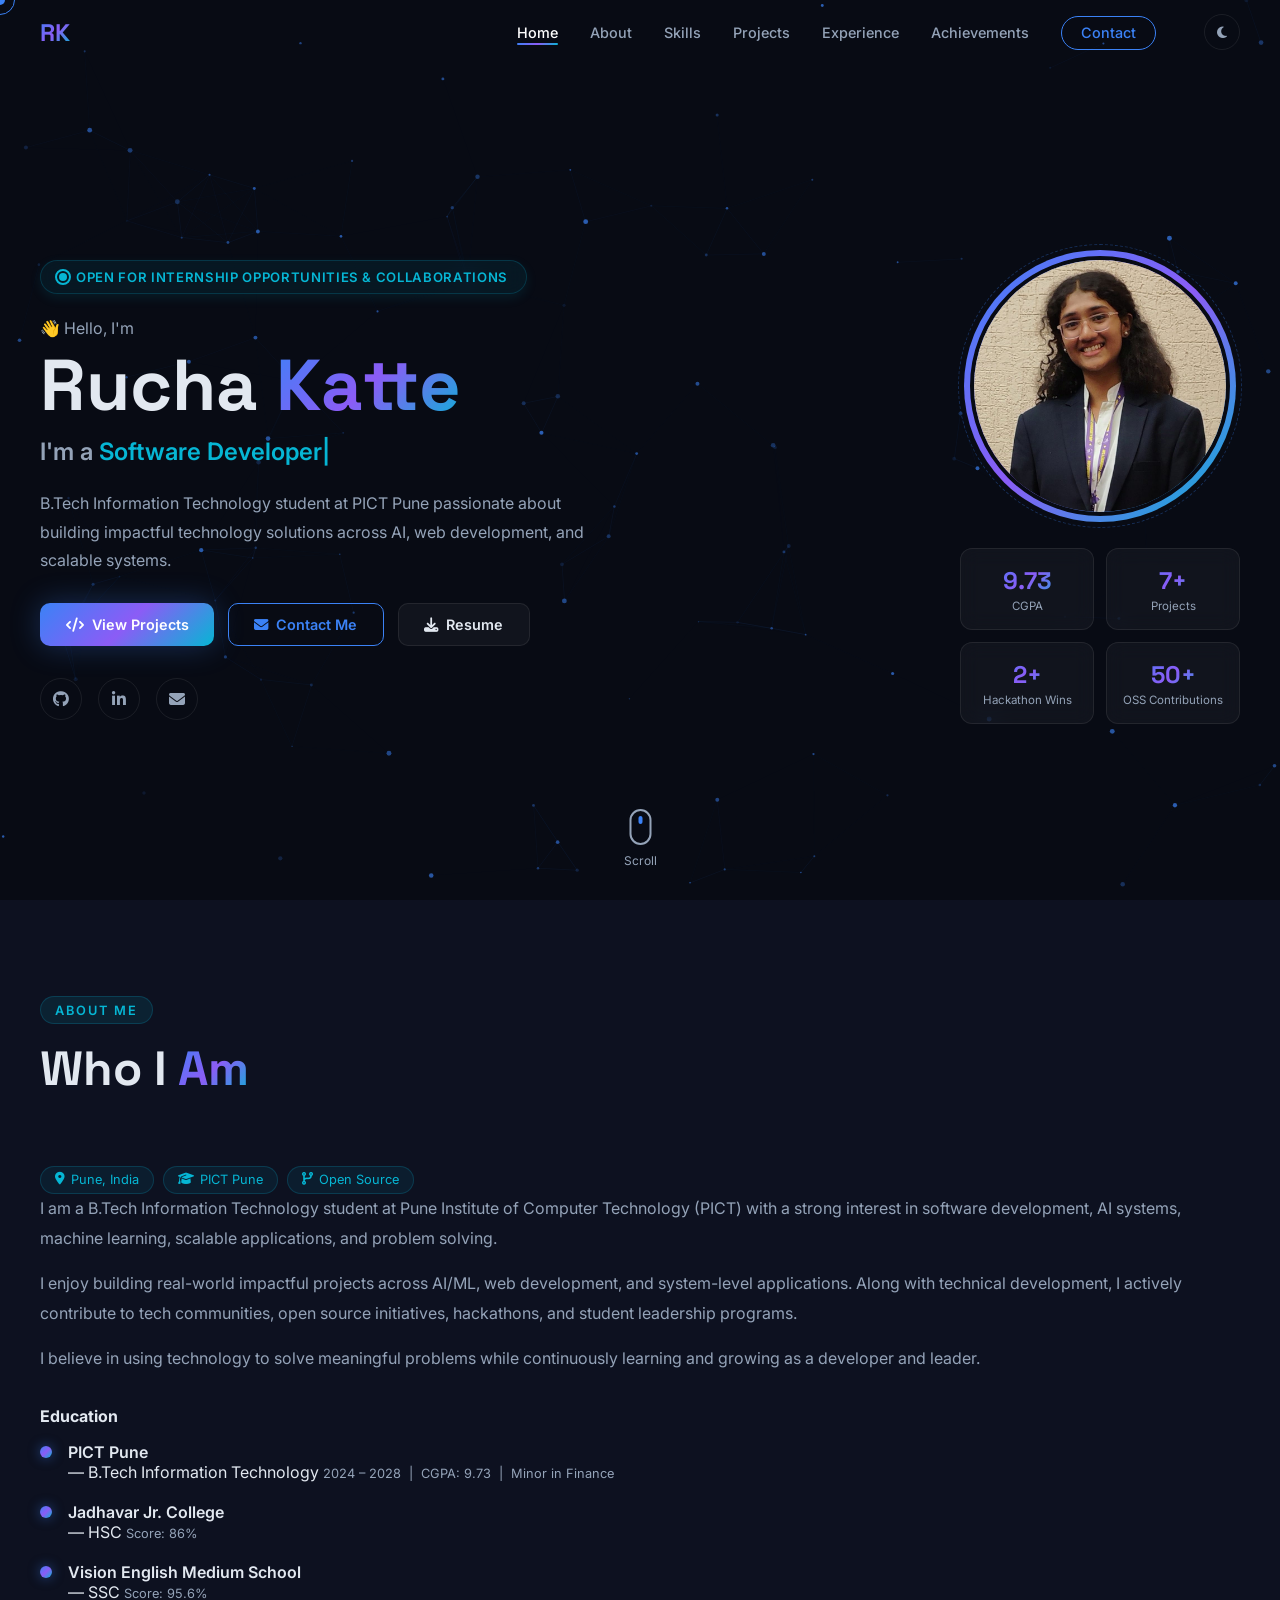
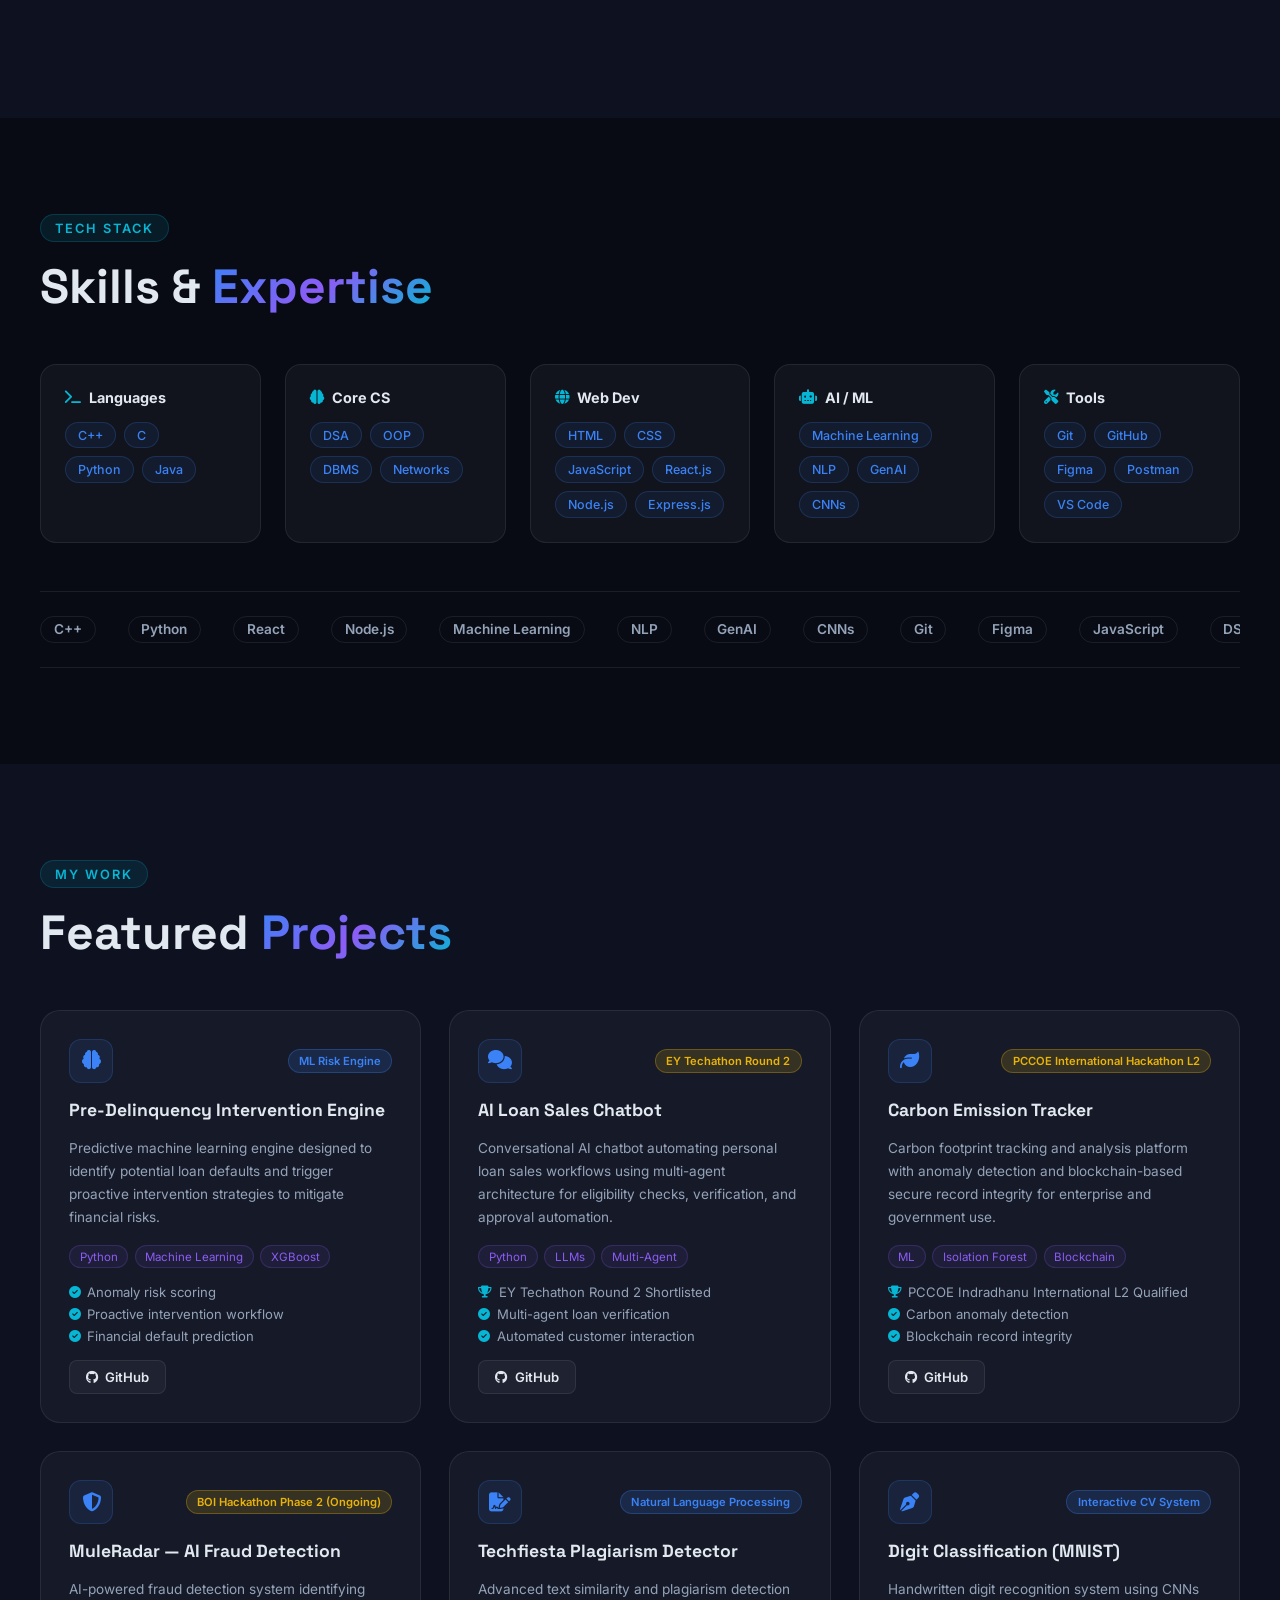
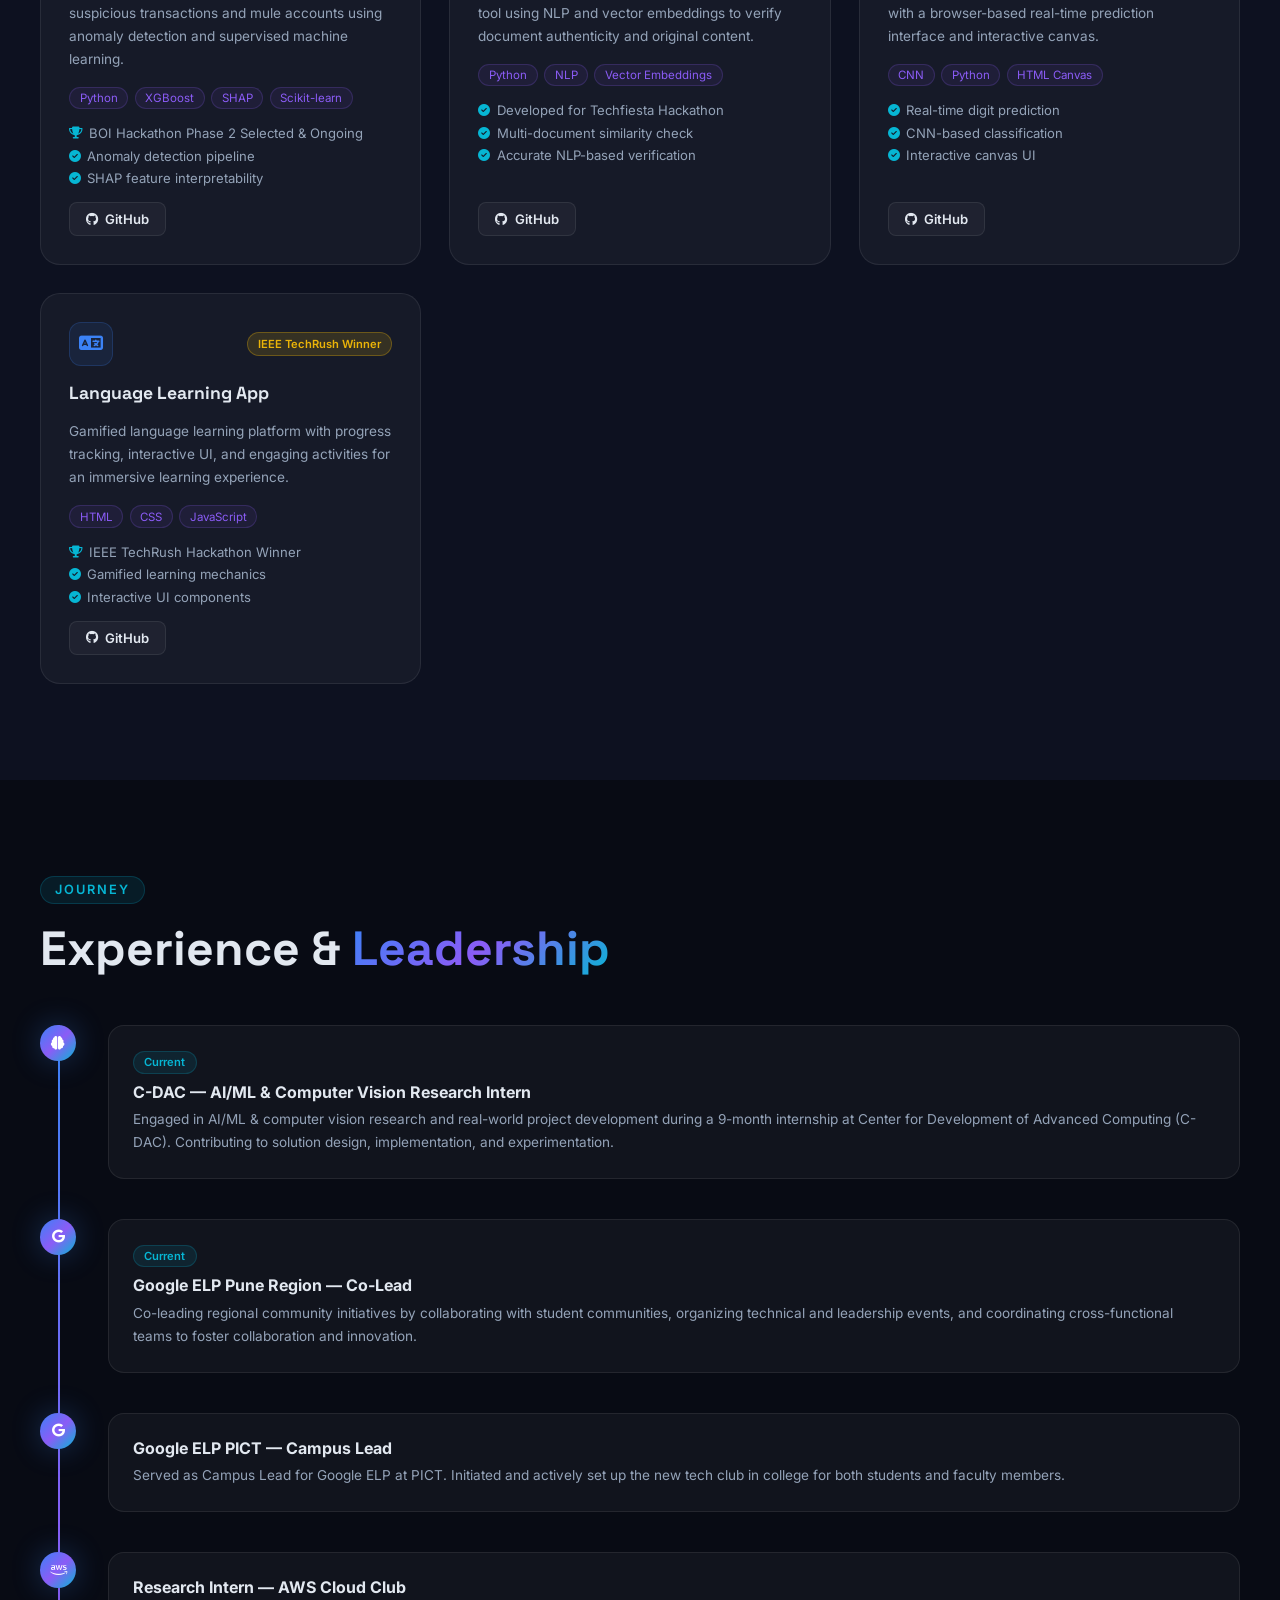
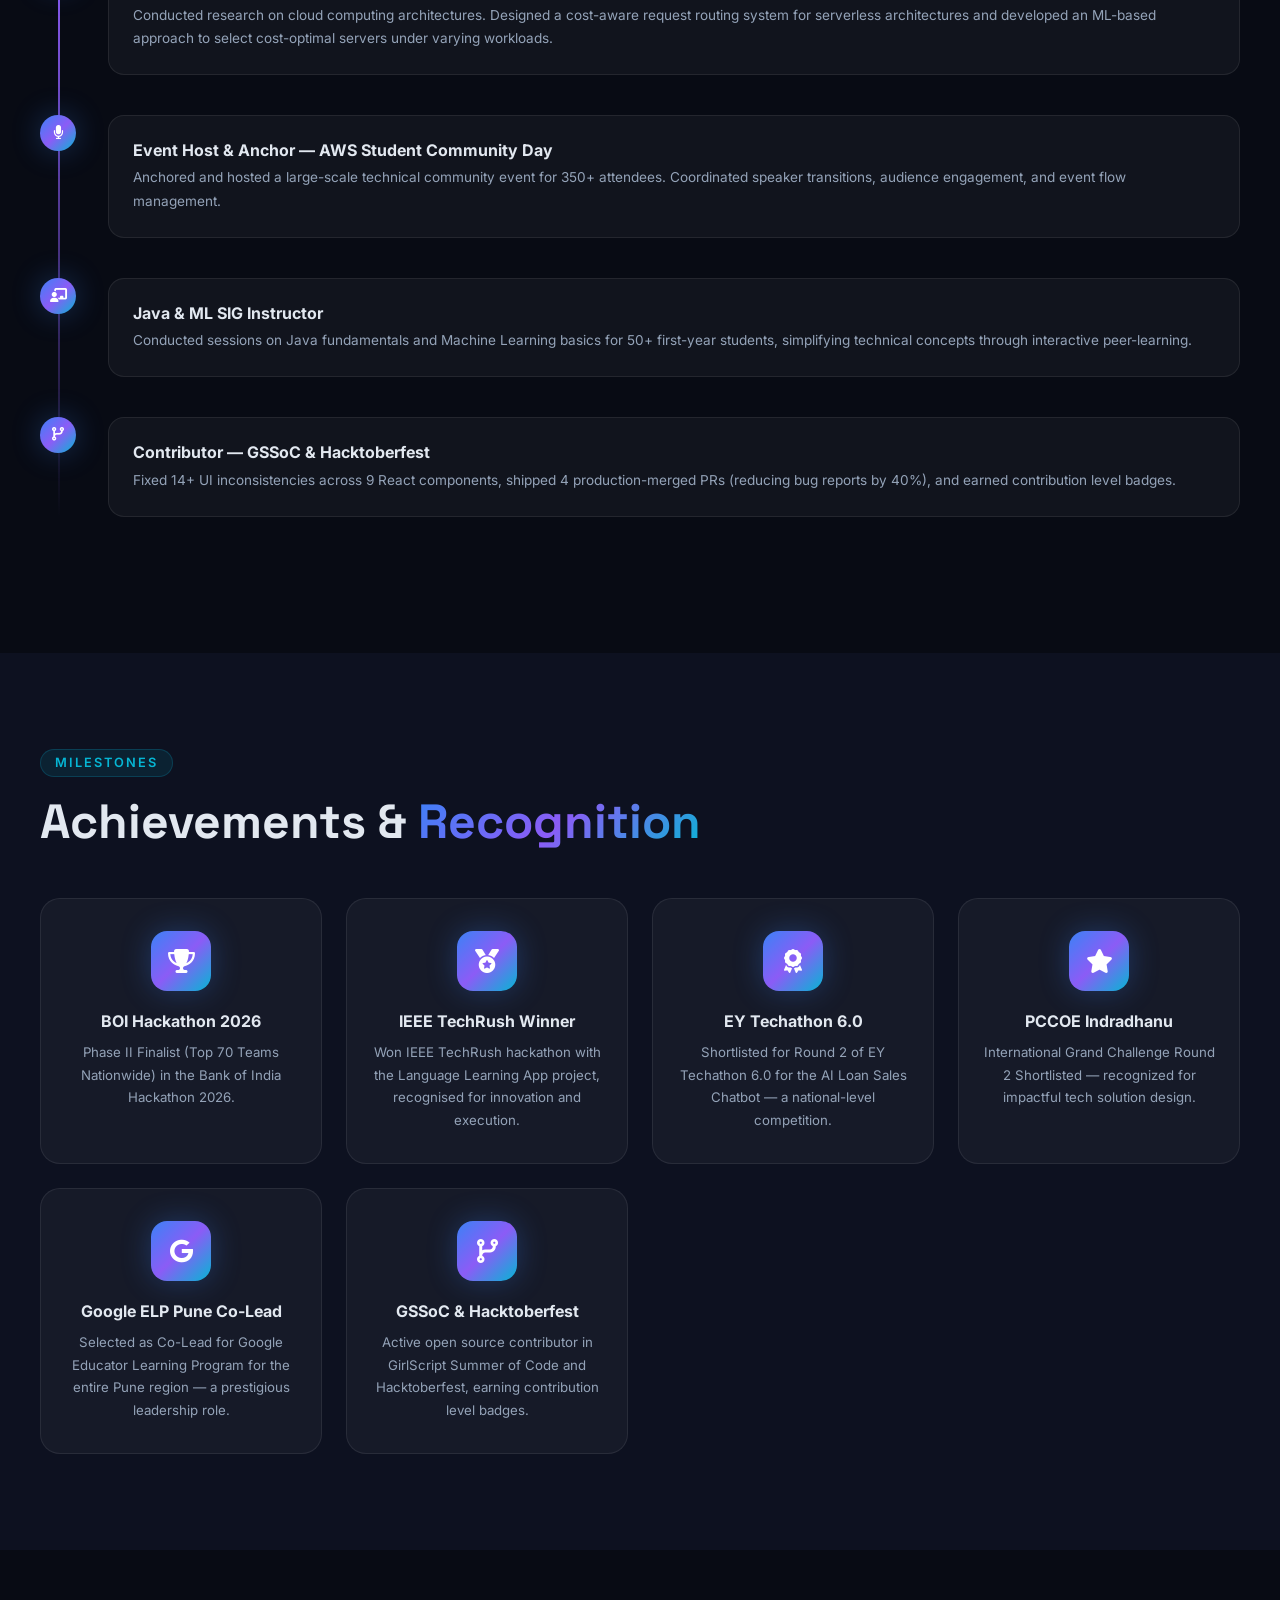
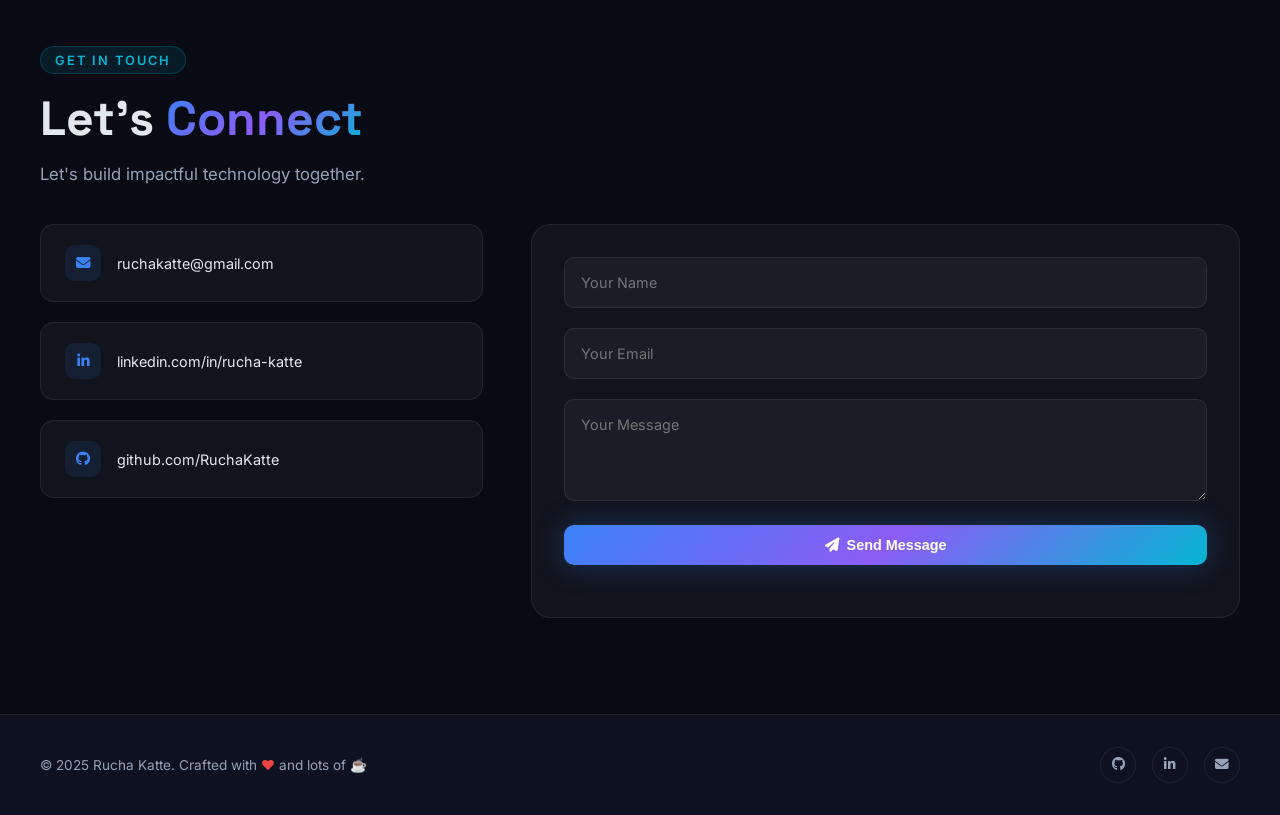
<file: index.html>
<!DOCTYPE html>
<html lang="en">
<head>
  <meta charset="UTF-8" />
  <meta name="viewport" content="width=device-width, initial-scale=1.0" />
  <title>Rucha Katte | Portfolio</title>
  <meta name="description" content="Rucha Katte – B.Tech IT student at PICT Pune. Software Developer, AI & ML Enthusiast, Google ELP Co-Lead, Open Source Contributor." />
  <link rel="preconnect" href="https://fonts.googleapis.com" />
  <link rel="preconnect" href="https://fonts.gstatic.com" crossorigin />
  <link href="https://fonts.googleapis.com/css2?family=Inter:wght@300;400;500;600;700;800;900&family=Space+Grotesk:wght@400;500;600;700&display=swap" rel="stylesheet" />
  <link rel="stylesheet" href="https://cdnjs.cloudflare.com/ajax/libs/font-awesome/6.5.0/css/all.min.css" />
  <link rel="stylesheet" href="style.css" />
</head>
<body>

<!-- Loading Screen -->
<div id="loader">
  <div class="loader-inner">
    <div class="loader-logo">RK</div>
    <div class="loader-bar"><div class="loader-fill"></div></div>
  </div>
</div>

<!-- Scroll Progress -->
<div id="scroll-progress"></div>

<!-- Custom Cursor -->
<div id="cursor"></div>
<div id="cursor-follower"></div>

<!-- Navbar -->
<nav id="navbar">
  <div class="nav-inner">
    <a class="nav-logo" href="#home">RK</a>
    <ul class="nav-links" id="nav-links">
      <li><a href="#home" class="nav-link active">Home</a></li>
      <li><a href="#about" class="nav-link">About</a></li>
      <li><a href="#skills" class="nav-link">Skills</a></li>
      <li><a href="#projects" class="nav-link">Projects</a></li>
      <li><a href="#experience" class="nav-link">Experience</a></li>
      <li><a href="#achievements" class="nav-link">Achievements</a></li>
      <li><a href="#contact" class="nav-link nav-cta">Contact</a></li>
    </ul>
    <button class="theme-toggle" id="themeToggle" aria-label="Toggle theme"><i class="fas fa-moon"></i></button>
    <button class="hamburger" id="hamburger" aria-label="Menu"><span></span><span></span><span></span></button>
  </div>
</nav>

<!-- HERO -->
<section id="home" class="hero">
  <canvas id="particleCanvas"></canvas>
  <div class="hero-content">
    <div class="hero-text">
      <div class="status-badge-wrap">
        <span class="status-badge">
          <span class="status-dot"></span>
          Open for Internship Opportunities &amp; Collaborations
        </span>
      </div>
      <p class="hero-greeting">👋 Hello, I'm</p>
      <h1 class="hero-name">Rucha <span class="gradient-text">Katte</span></h1>
      <div class="typewriter-wrap">I'm a <span id="typewriter"></span><span class="cursor-blink">|</span></div>
      <p class="hero-bio">B.Tech Information Technology student at PICT Pune passionate about building impactful technology solutions across AI, web development, and scalable systems.</p>
      <div class="hero-buttons">
        <a href="#projects" class="btn btn-primary"><i class="fas fa-code"></i> View Projects</a>
        <a href="#contact" class="btn btn-outline"><i class="fas fa-envelope"></i> Contact Me</a>
        <a href="Resume_final.pdf?v=1.1" download="Rucha_Katte_Resume.pdf" target="_blank" class="btn btn-ghost" id="resumeBtn"><i class="fas fa-download"></i> Resume</a>
      </div>
      <div class="hero-socials">
        <a href="https://github.com/RuchaKatte" target="_blank" class="social-icon" aria-label="GitHub"><i class="fab fa-github"></i></a>
        <a href="https://www.linkedin.com/in/rucha-katte-73167b314" target="_blank" class="social-icon" aria-label="LinkedIn"><i class="fab fa-linkedin-in"></i></a>
        <a href="mailto:ruchakatte@gmail.com" class="social-icon" aria-label="Email"><i class="fas fa-envelope"></i></a>
      </div>
    </div>
    <div class="hero-image-wrap">
      <div class="hero-img-ring">
        <img src="Rucha_photo.jpeg" alt="Rucha Katte" class="hero-img" />
      </div>
      <div class="hero-stats">
        <div class="stat-card"><div class="stat-num" data-count="9.73">0</div><div class="stat-label">CGPA</div></div>
        <div class="stat-card"><div class="stat-num" data-count="7">0</div><div class="stat-label">Projects</div></div>
        <div class="stat-card"><div class="stat-num" data-count="2">0</div><div class="stat-label">Hackathon Wins</div></div>
        <div class="stat-card"><div class="stat-num os-contrib" data-count="50">0</div><div class="stat-label">OSS Contributions</div></div>
      </div>
    </div>
  </div>
  <div class="scroll-down"><div class="scroll-wheel"></div><span>Scroll</span></div>
</section>

<!-- ABOUT -->
<section id="about" class="section about">
  <div class="section-inner">
    <div class="section-tag">About Me</div>
    <h2 class="section-title">Who I <span class="gradient-text">Am</span></h2>
    <div class="about-grid">
        <div class="about-badges">
          <span class="badge"><i class="fas fa-map-marker-alt"></i> Pune, India</span>
          <span class="badge"><i class="fas fa-graduation-cap"></i> PICT Pune</span>
          <span class="badge"><i class="fas fa-code-branch"></i> Open Source</span>
        </div>
      </div>
      <div class="about-text-col reveal-right">
        <p>I am a B.Tech Information Technology student at Pune Institute of Computer Technology (PICT) with a strong interest in software development, AI systems, machine learning, scalable applications, and problem solving.</p>
        <p>I enjoy building real-world impactful projects across AI/ML, web development, and system-level applications. Along with technical development, I actively contribute to tech communities, open source initiatives, hackathons, and student leadership programs.</p>
        <p>I believe in using technology to solve meaningful problems while continuously learning and growing as a developer and leader.</p>

        <div class="edu-timeline">
          <h3>Education</h3>
          <div class="timeline-item">
            <div class="tl-dot"></div>
            <div class="tl-content">
              <strong>PICT Pune</strong> — B.Tech Information Technology
              <span class="tl-meta">2024 – 2028 &nbsp;|&nbsp; CGPA: 9.73 &nbsp;|&nbsp; Minor in Finance</span>
            </div>
          </div>
          <div class="timeline-item">
            <div class="tl-dot"></div>
            <div class="tl-content">
              <strong>Jadhavar Jr. College</strong> — HSC
              <span class="tl-meta">Score: 86%</span>
            </div>
          </div>
          <div class="timeline-item">
            <div class="tl-dot"></div>
            <div class="tl-content">
              <strong>Vision English Medium School</strong> — SSC
              <span class="tl-meta">Score: 95.6%</span>
            </div>
          </div>
        </div>
      </div>
    </div>
  </div>
</section>

<!-- SKILLS -->
<section id="skills" class="section skills">
  <div class="section-inner">
    <div class="section-tag">Tech Stack</div>
    <h2 class="section-title">Skills & <span class="gradient-text">Expertise</span></h2>
    <div class="skills-grid">
      <div class="skill-category reveal-up">
        <h3><i class="fas fa-terminal"></i> Languages</h3>
        <div class="skill-chips">
          <span class="chip">C++</span><span class="chip">C</span><span class="chip">Python</span><span class="chip">Java</span>
        </div>
      </div>
      <div class="skill-category reveal-up" style="--delay:0.1s">
        <h3><i class="fas fa-brain"></i> Core CS</h3>
        <div class="skill-chips">
          <span class="chip">DSA</span><span class="chip">OOP</span><span class="chip">DBMS</span><span class="chip">Networks</span>
        </div>
      </div>
      <div class="skill-category reveal-up" style="--delay:0.2s">
        <h3><i class="fas fa-globe"></i> Web Dev</h3>
        <div class="skill-chips">
          <span class="chip">HTML</span><span class="chip">CSS</span><span class="chip">JavaScript</span><span class="chip">React.js</span><span class="chip">Node.js</span><span class="chip">Express.js</span>
        </div>
      </div>
      <div class="skill-category reveal-up" style="--delay:0.3s">
        <h3><i class="fas fa-robot"></i> AI / ML</h3>
        <div class="skill-chips">
          <span class="chip">Machine Learning</span><span class="chip">NLP</span><span class="chip">GenAI</span><span class="chip">CNNs</span>
        </div>
      </div>
      <div class="skill-category reveal-up" style="--delay:0.4s">
        <h3><i class="fas fa-tools"></i> Tools</h3>
        <div class="skill-chips">
          <span class="chip">Git</span><span class="chip">GitHub</span><span class="chip">Figma</span><span class="chip">Postman</span><span class="chip">VS Code</span>
        </div>
      </div>
    </div>
    <!-- Marquee -->
    <div class="marquee-wrap">
      <div class="marquee-track">
        <span>C++</span><span>Python</span><span>React</span><span>Node.js</span><span>Machine Learning</span><span>NLP</span><span>GenAI</span><span>CNNs</span><span>Git</span><span>Figma</span><span>JavaScript</span><span>DSA</span><span>DBMS</span>&nbsp;&nbsp;
        <span>C++</span><span>Python</span><span>React</span><span>Node.js</span><span>Machine Learning</span><span>NLP</span><span>GenAI</span><span>CNNs</span><span>Git</span><span>Figma</span><span>JavaScript</span><span>DSA</span><span>DBMS</span>
      </div>
    </div>
  </div>
</section>

<!-- PROJECTS -->
<section id="projects" class="section projects">
  <div class="section-inner">
    <div class="section-tag">My Work</div>
    <h2 class="section-title">Featured <span class="gradient-text">Projects</span></h2>
    <div class="projects-grid">

      <div class="project-card reveal-up">
        <div class="project-card-top">
          <div class="project-icon"><i class="fas fa-brain"></i></div>
          <div class="project-badges"><span class="proj-badge blue">ML Risk Engine</span></div>
        </div>
        <h3>Pre-Delinquency Intervention Engine</h3>
        <p>Predictive machine learning engine designed to identify potential loan defaults and trigger proactive intervention strategies to mitigate financial risks.</p>
        <div class="project-stack"><span>Python</span><span>Machine Learning</span><span>XGBoost</span></div>
        <ul class="project-features">
          <li><i class="fas fa-check-circle"></i> Anomaly risk scoring</li>
          <li><i class="fas fa-check-circle"></i> Proactive intervention workflow</li>
          <li><i class="fas fa-check-circle"></i> Financial default prediction</li>
        </ul>
        <div class="project-links">
          <a href="https://github.com/RuchaKatte/Pre-Delinquency-Intervention-Engine.git" target="_blank" class="proj-btn"><i class="fab fa-github"></i> GitHub</a>
        </div>
      </div>

      <div class="project-card reveal-up" style="--delay:0.1s">
        <div class="project-card-top">
          <div class="project-icon"><i class="fas fa-comments"></i></div>
          <div class="project-badges"><span class="proj-badge gold">EY Techathon Round 2</span></div>
        </div>
        <h3>AI Loan Sales Chatbot</h3>
        <p>Conversational AI chatbot automating personal loan sales workflows using multi-agent architecture for eligibility checks, verification, and approval automation.</p>
        <div class="project-stack"><span>Python</span><span>LLMs</span><span>Multi-Agent</span></div>
        <ul class="project-features">
          <li><i class="fas fa-trophy"></i> EY Techathon Round 2 Shortlisted</li>
          <li><i class="fas fa-check-circle"></i> Multi-agent loan verification</li>
          <li><i class="fas fa-check-circle"></i> Automated customer interaction</li>
        </ul>
        <div class="project-links">
          <a href="https://github.com/SarangRao20/EY_proto.git" target="_blank" class="proj-btn"><i class="fab fa-github"></i> GitHub</a>
        </div>
      </div>

      <div class="project-card reveal-up" style="--delay:0.2s">
        <div class="project-card-top">
          <div class="project-icon"><i class="fas fa-leaf"></i></div>
          <div class="project-badges"><span class="proj-badge gold">PCCOE International Hackathon L2</span></div>
        </div>
        <h3>Carbon Emission Tracker</h3>
        <p>Carbon footprint tracking and analysis platform with anomaly detection and blockchain-based secure record integrity for enterprise and government use.</p>
        <div class="project-stack"><span>ML</span><span>Isolation Forest</span><span>Blockchain</span></div>
        <ul class="project-features">
          <li><i class="fas fa-trophy"></i> PCCOE Indradhanu International L2 Qualified</li>
          <li><i class="fas fa-check-circle"></i> Carbon anomaly detection</li>
          <li><i class="fas fa-check-circle"></i> Blockchain record integrity</li>
        </ul>
        <div class="project-links">
          <a href="https://github.com/RuchaKatte/Frontend-carbon_emission" target="_blank" class="proj-btn"><i class="fab fa-github"></i> GitHub</a>
        </div>
      </div>

      <div class="project-card reveal-up" style="--delay:0.3s">
        <div class="project-card-top">
          <div class="project-icon"><i class="fas fa-shield-halved"></i></div>
          <div class="project-badges"><span class="proj-badge gold">BOI Hackathon Phase 2 (Ongoing)</span></div>
        </div>
        <h3>MuleRadar — AI Fraud Detection</h3>
        <p>AI-powered fraud detection system identifying suspicious transactions and mule accounts using anomaly detection and supervised machine learning.</p>
        <div class="project-stack"><span>Python</span><span>XGBoost</span><span>SHAP</span><span>Scikit-learn</span></div>
        <ul class="project-features">
          <li><i class="fas fa-trophy"></i> BOI Hackathon Phase 2 Selected &amp; Ongoing</li>
          <li><i class="fas fa-check-circle"></i> Anomaly detection pipeline</li>
          <li><i class="fas fa-check-circle"></i> SHAP feature interpretability</li>
        </ul>
        <div class="project-links">
          <a href="https://github.com/gargijoshi9/BOI.git" target="_blank" class="proj-btn"><i class="fab fa-github"></i> GitHub</a>
        </div>
      </div>

      <div class="project-card reveal-up" style="--delay:0.4s">
        <div class="project-card-top">
          <div class="project-icon"><i class="fas fa-file-signature"></i></div>
          <div class="project-badges"><span class="proj-badge blue">Natural Language Processing</span></div>
        </div>
        <h3>Techfiesta Plagiarism Detector</h3>
        <p>Advanced text similarity and plagiarism detection tool using NLP and vector embeddings to verify document authenticity and original content.</p>
        <div class="project-stack"><span>Python</span><span>NLP</span><span>Vector Embeddings</span></div>
        <ul class="project-features">
          <li><i class="fas fa-check-circle"></i> Developed for Techfiesta Hackathon</li>
          <li><i class="fas fa-check-circle"></i> Multi-document similarity check</li>
          <li><i class="fas fa-check-circle"></i> Accurate NLP-based verification</li>
        </ul>
        <div class="project-links">
          <a href="https://github.com/Swara-art/Techfiesta-Plagiarism-Detector.git" target="_blank" class="proj-btn"><i class="fab fa-github"></i> GitHub</a>
        </div>
      </div>

      <div class="project-card reveal-up" style="--delay:0.5s">
        <div class="project-card-top">
          <div class="project-icon"><i class="fas fa-pen-nib"></i></div>
          <div class="project-badges"><span class="proj-badge blue">Interactive CV System</span></div>
        </div>
        <h3>Digit Classification (MNIST)</h3>
        <p>Handwritten digit recognition system using CNNs with a browser-based real-time prediction interface and interactive canvas.</p>
        <div class="project-stack"><span>CNN</span><span>Python</span><span>HTML Canvas</span></div>
        <ul class="project-features">
          <li><i class="fas fa-check-circle"></i> Real-time digit prediction</li>
          <li><i class="fas fa-check-circle"></i> CNN-based classification</li>
          <li><i class="fas fa-check-circle"></i> Interactive canvas UI</li>
        </ul>
        <div class="project-links">
          <a href="https://github.com/RuchaKatte" target="_blank" class="proj-btn"><i class="fab fa-github"></i> GitHub</a>
        </div>
      </div>

      <div class="project-card reveal-up" style="--delay:0.6s">
        <div class="project-card-top">
          <div class="project-icon"><i class="fas fa-language"></i></div>
          <div class="project-badges"><span class="proj-badge gold">IEEE TechRush Winner</span></div>
        </div>
        <h3>Language Learning App</h3>
        <p>Gamified language learning platform with progress tracking, interactive UI, and engaging activities for an immersive learning experience.</p>
        <div class="project-stack"><span>HTML</span><span>CSS</span><span>JavaScript</span></div>
        <ul class="project-features">
          <li><i class="fas fa-trophy"></i> IEEE TechRush Hackathon Winner</li>
          <li><i class="fas fa-check-circle"></i> Gamified learning mechanics</li>
          <li><i class="fas fa-check-circle"></i> Interactive UI components</li>
        </ul>
        <div class="project-links">
          <a href="https://github.com/RuchaKatte/orange" target="_blank" class="proj-btn"><i class="fab fa-github"></i> GitHub</a>
        </div>
      </div>

    </div>
  </div>
</section>

<!-- EXPERIENCE -->
<section id="experience" class="section experience">
  <div class="section-inner">
    <div class="section-tag">Journey</div>
    <h2 class="section-title">Experience & <span class="gradient-text">Leadership</span></h2>
    <div class="exp-timeline">

      <div class="exp-item reveal-up">
        <div class="exp-dot"><i class="fas fa-brain"></i></div>
        <div class="exp-card">
          <span class="exp-badge">Current</span>
          <h3>C-DAC — AI/ML &amp; Computer Vision Research Intern</h3>
          <p>Engaged in AI/ML &amp; computer vision research and real-world project development during a 9-month internship at Center for Development of Advanced Computing (C-DAC). Contributing to solution design, implementation, and experimentation.</p>
        </div>
      </div>

      <div class="exp-item reveal-up" style="--delay:0.1s">
        <div class="exp-dot"><i class="fab fa-google"></i></div>
        <div class="exp-card">
          <span class="exp-badge">Current</span>
          <h3>Google ELP Pune Region — Co-Lead</h3>
          <p>Co-leading regional community initiatives by collaborating with student communities, organizing technical and leadership events, and coordinating cross-functional teams to foster collaboration and innovation.</p>
        </div>
      </div>

      <div class="exp-item reveal-up" style="--delay:0.2s">
        <div class="exp-dot"><i class="fab fa-google"></i></div>
        <div class="exp-card">
          <h3>Google ELP PICT — Campus Lead</h3>
          <p>Served as Campus Lead for Google ELP at PICT. Initiated and actively set up the new tech club in college for both students and faculty members.</p>
        </div>
      </div>

      <div class="exp-item reveal-up" style="--delay:0.3s">
        <div class="exp-dot"><i class="fab fa-aws"></i></div>
        <div class="exp-card">
          <h3>Research Intern — AWS Cloud Club</h3>
          <p>Conducted research on cloud computing architectures. Designed a cost-aware request routing system for serverless architectures and developed an ML-based approach to select cost-optimal servers under varying workloads.</p>
        </div>
      </div>

      <div class="exp-item reveal-up" style="--delay:0.4s">
        <div class="exp-dot"><i class="fas fa-microphone"></i></div>
        <div class="exp-card">
          <h3>Event Host &amp; Anchor — AWS Student Community Day</h3>
          <p>Anchored and hosted a large-scale technical community event for 350+ attendees. Coordinated speaker transitions, audience engagement, and event flow management.</p>
        </div>
      </div>

      <div class="exp-item reveal-up" style="--delay:0.5s">
        <div class="exp-dot"><i class="fas fa-chalkboard-teacher"></i></div>
        <div class="exp-card">
          <h3>Java &amp; ML SIG Instructor</h3>
          <p>Conducted sessions on Java fundamentals and Machine Learning basics for 50+ first-year students, simplifying technical concepts through interactive peer-learning.</p>
        </div>
      </div>

      <div class="exp-item reveal-up" style="--delay:0.6s">
        <div class="exp-dot"><i class="fas fa-code-branch"></i></div>
        <div class="exp-card">
          <h3>Contributor — GSSoC &amp; Hacktoberfest</h3>
          <p>Fixed 14+ UI inconsistencies across 9 React components, shipped 4 production-merged PRs (reducing bug reports by 40%), and earned contribution level badges.</p>
        </div>
      </div>

    </div>
  </div>
</section>

<!-- ACHIEVEMENTS -->
<section id="achievements" class="section achievements">
  <div class="section-inner">
    <div class="section-tag">Milestones</div>
    <h2 class="section-title">Achievements & <span class="gradient-text">Recognition</span></h2>
    <div class="ach-grid">
      <div class="ach-card reveal-up">
        <div class="ach-icon"><i class="fas fa-trophy"></i></div>
        <h3>BOI Hackathon 2026</h3>
        <p>Phase II Finalist (Top 70 Teams Nationwide) in the Bank of India Hackathon 2026.</p>
      </div>
      <div class="ach-card reveal-up" style="--delay:0.1s">
        <div class="ach-icon"><i class="fas fa-medal"></i></div>
        <h3>IEEE TechRush Winner</h3>
        <p>Won IEEE TechRush hackathon with the Language Learning App project, recognised for innovation and execution.</p>
      </div>
      <div class="ach-card reveal-up" style="--delay:0.2s">
        <div class="ach-icon"><i class="fas fa-award"></i></div>
        <h3>EY Techathon 6.0</h3>
        <p>Shortlisted for Round 2 of EY Techathon 6.0 for the AI Loan Sales Chatbot — a national-level competition.</p>
      </div>
      <div class="ach-card reveal-up" style="--delay:0.3s">
        <div class="ach-icon"><i class="fas fa-star"></i></div>
        <h3>PCCOE Indradhanu</h3>
        <p>International Grand Challenge Round 2 Shortlisted — recognized for impactful tech solution design.</p>
      </div>
      <div class="ach-card reveal-up" style="--delay:0.4s">
        <div class="ach-icon"><i class="fab fa-google"></i></div>
        <h3>Google ELP Pune Co-Lead</h3>
        <p>Selected as Co-Lead for Google Educator Learning Program for the entire Pune region — a prestigious leadership role.</p>
      </div>
      <div class="ach-card reveal-up" style="--delay:0.5s">
        <div class="ach-icon"><i class="fas fa-code-branch"></i></div>
        <h3>GSSoC &amp; Hacktoberfest</h3>
        <p>Active open source contributor in GirlScript Summer of Code and Hacktoberfest, earning contribution level badges.</p>
      </div>
    </div>
  </div>
</section>

<!-- CONTACT -->
<section id="contact" class="section contact">
  <div class="section-inner">
    <div class="section-tag">Get In Touch</div>
    <h2 class="section-title">Let's <span class="gradient-text">Connect</span></h2>
    <p class="contact-subtitle">Let's build impactful technology together.</p>
    <div class="contact-grid">
      <div class="contact-info reveal-left">
        <a href="mailto:ruchakatte@gmail.com" class="contact-link"><i class="fas fa-envelope"></i><span>ruchakatte@gmail.com</span></a>
        <a href="https://www.linkedin.com/in/rucha-katte-73167b314" target="_blank" class="contact-link"><i class="fab fa-linkedin-in"></i><span>linkedin.com/in/rucha-katte</span></a>
        <a href="https://github.com/RuchaKatte" target="_blank" class="contact-link"><i class="fab fa-github"></i><span>github.com/RuchaKatte</span></a>
      </div>
      <form class="contact-form reveal-right" id="contactForm">
        <div class="form-group">
          <input type="text" id="contactName" placeholder="Your Name" required />
          <label for="contactName">Your Name</label>
        </div>
        <div class="form-group">
          <input type="email" id="contactEmail" placeholder="Your Email" required />
          <label for="contactEmail">Your Email</label>
        </div>
        <div class="form-group">
          <textarea id="contactMsg" rows="4" placeholder="Your Message" required></textarea>
          <label for="contactMsg">Your Message</label>
        </div>
        <button type="submit" class="btn btn-primary btn-full">
          <i class="fas fa-paper-plane"></i> Send Message
        </button>
        <p class="form-note" id="formNote"></p>
      </form>
    </div>
  </div>
</section>

<!-- FOOTER -->
<footer class="footer">
  <div class="footer-inner">
    <p>&copy; 2025 Rucha Katte. Crafted with <span class="heart">♥</span> and lots of <span class="coffee">☕</span></p>
    <div class="footer-socials">
      <a href="https://github.com/RuchaKatte" target="_blank" aria-label="GitHub"><i class="fab fa-github"></i></a>
      <a href="https://www.linkedin.com/in/rucha-katte-73167b314" target="_blank" aria-label="LinkedIn"><i class="fab fa-linkedin-in"></i></a>
      <a href="mailto:ruchakatte@gmail.com" aria-label="Email"><i class="fas fa-envelope"></i></a>
    </div>
  </div>
</footer>

<!-- Back to Top -->
<button id="backToTop" aria-label="Back to top"><i class="fas fa-chevron-up"></i></button>

<script src="script.js"></script>
</body>
</html>
</file>
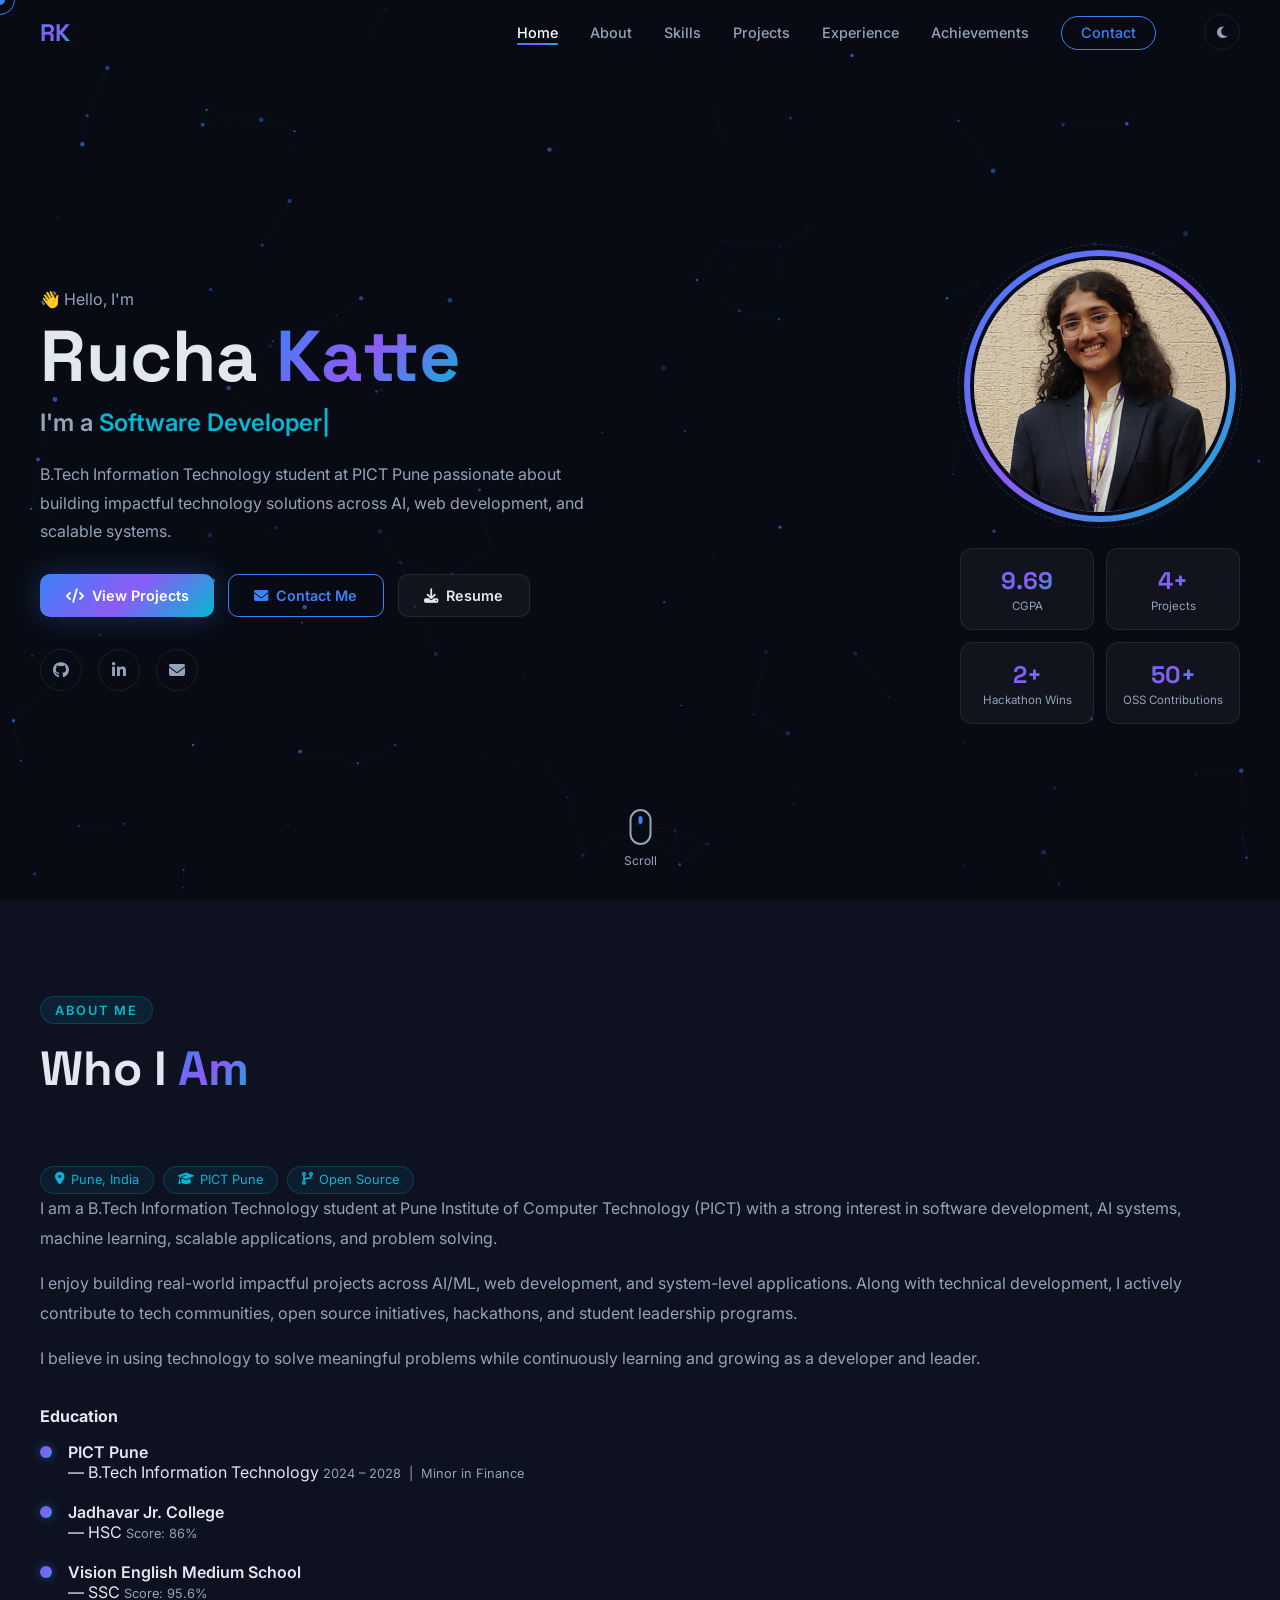
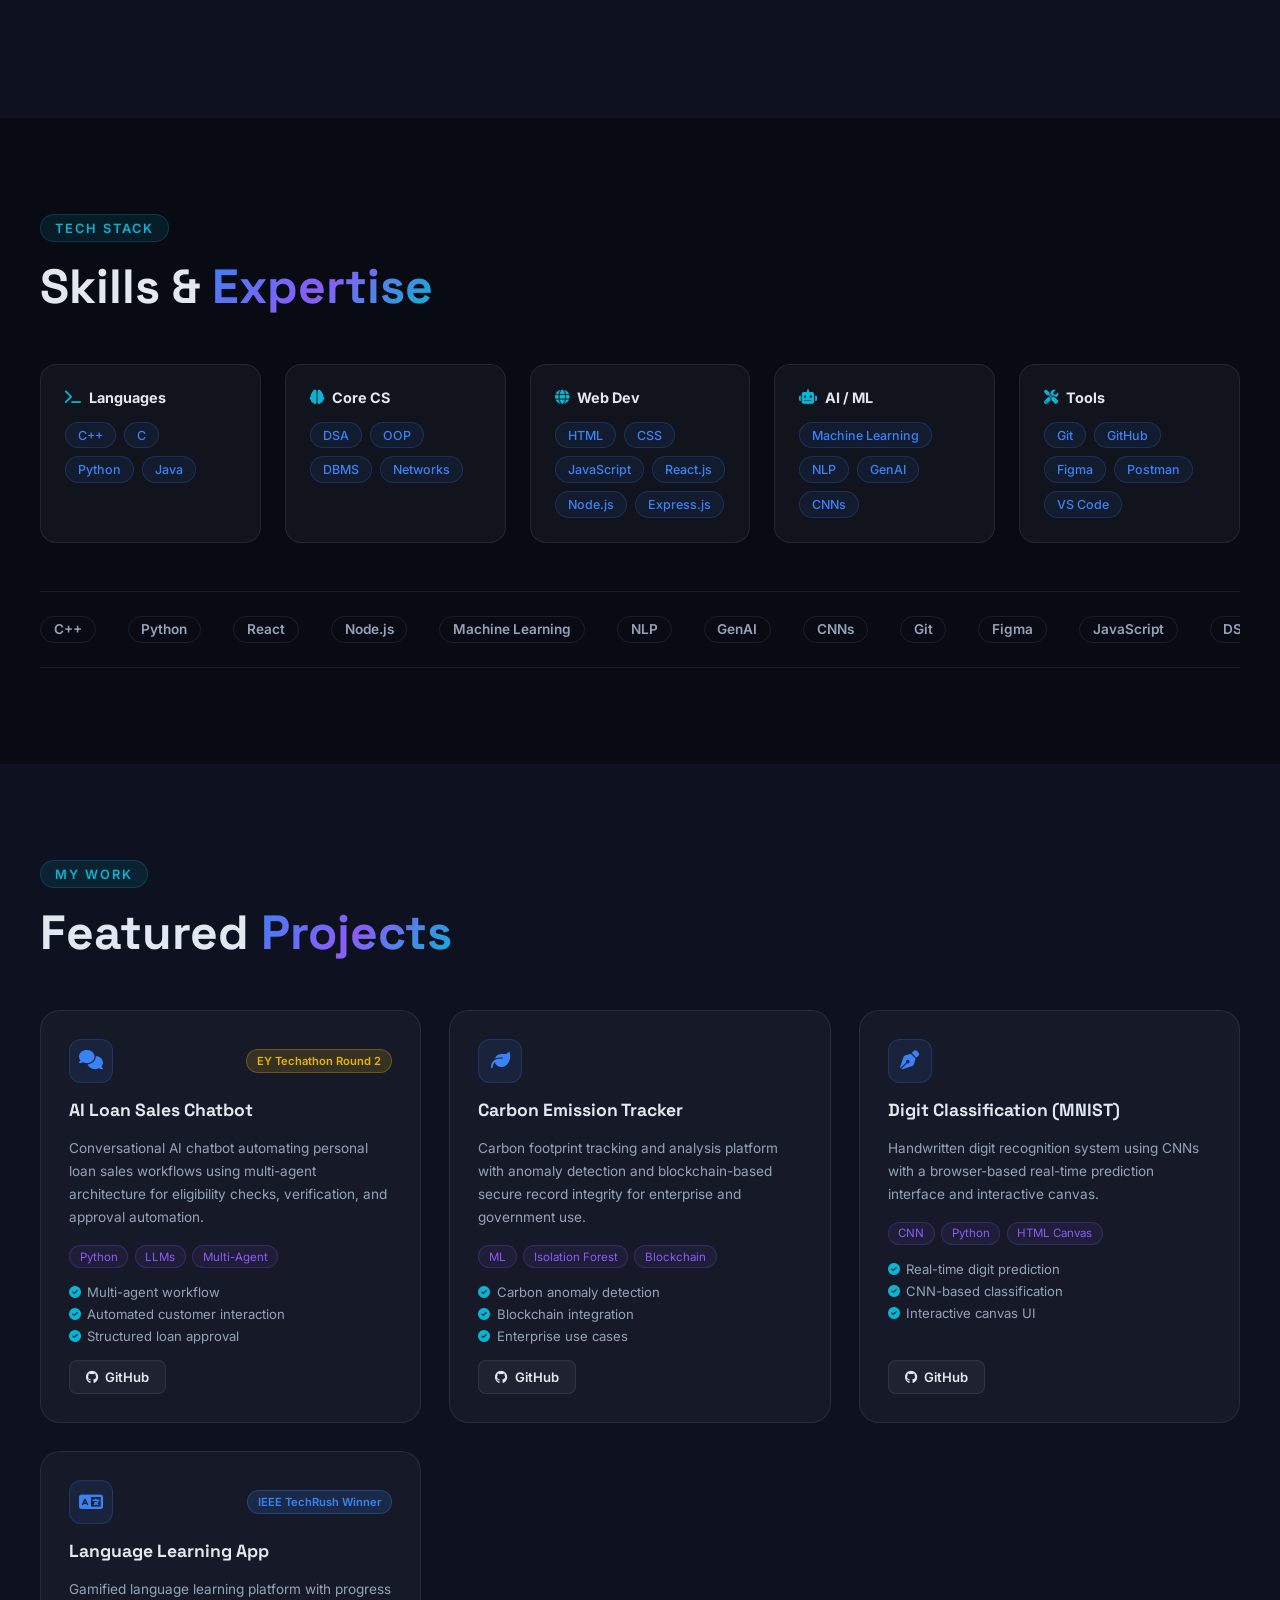
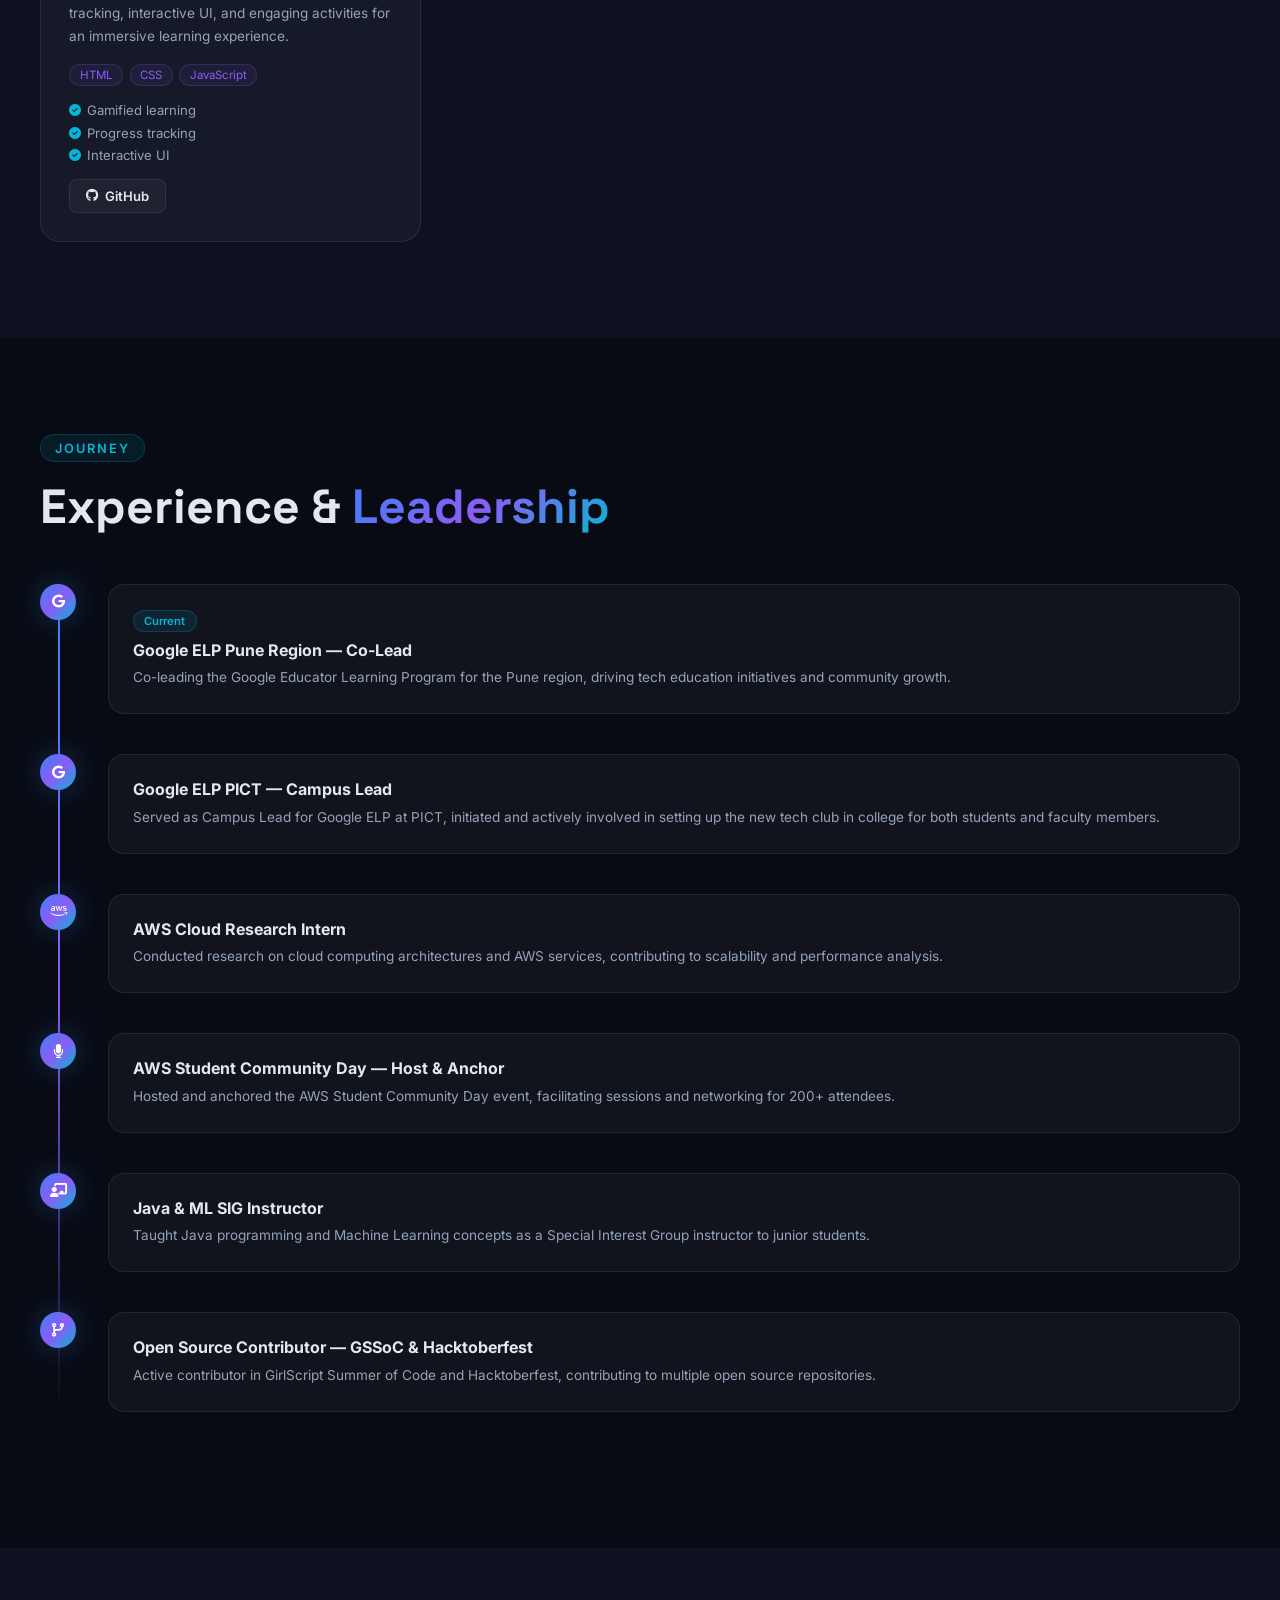
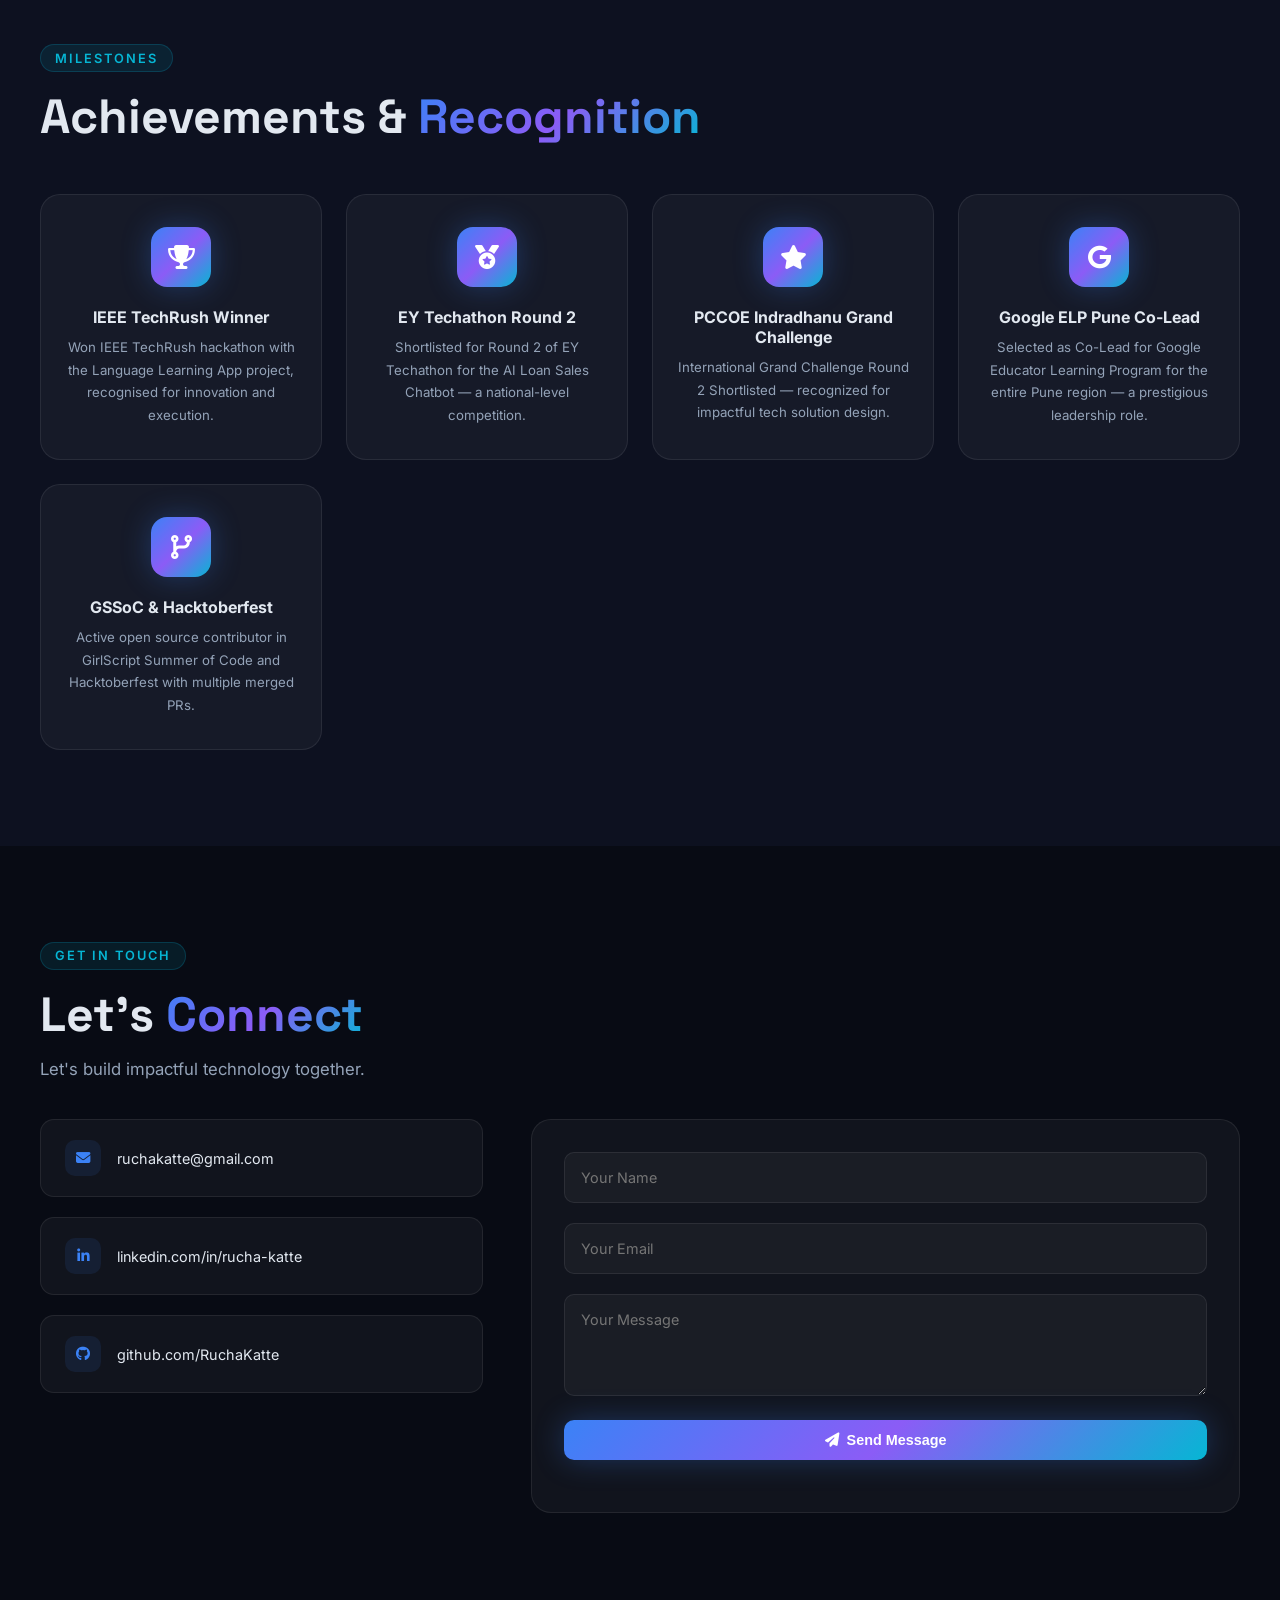
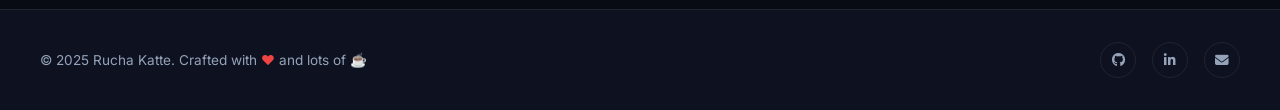
<file: portfolio.html>
<!DOCTYPE html>
<html lang="en">
<head>
  <meta charset="UTF-8" />
  <meta name="viewport" content="width=device-width, initial-scale=1.0" />
  <title>Rucha Katte | Portfolio</title>
  <meta name="description" content="Rucha Katte – B.Tech IT student at PICT Pune. Software Developer, AI & ML Enthusiast, Google ELP Co-Lead, Open Source Contributor." />
  <link rel="preconnect" href="https://fonts.googleapis.com" />
  <link rel="preconnect" href="https://fonts.gstatic.com" crossorigin />
  <link href="https://fonts.googleapis.com/css2?family=Inter:wght@300;400;500;600;700;800;900&family=Space+Grotesk:wght@400;500;600;700&display=swap" rel="stylesheet" />
  <link rel="stylesheet" href="https://cdnjs.cloudflare.com/ajax/libs/font-awesome/6.5.0/css/all.min.css" />
  <link rel="stylesheet" href="style.css" />
</head>
<body>

<!-- Loading Screen -->
<div id="loader">
  <div class="loader-inner">
    <div class="loader-logo">RK</div>
    <div class="loader-bar"><div class="loader-fill"></div></div>
  </div>
</div>

<!-- Scroll Progress -->
<div id="scroll-progress"></div>

<!-- Custom Cursor -->
<div id="cursor"></div>
<div id="cursor-follower"></div>

<!-- Navbar -->
<nav id="navbar">
  <div class="nav-inner">
    <a class="nav-logo" href="#home">RK</a>
    <ul class="nav-links" id="nav-links">
      <li><a href="#home" class="nav-link active">Home</a></li>
      <li><a href="#about" class="nav-link">About</a></li>
      <li><a href="#skills" class="nav-link">Skills</a></li>
      <li><a href="#projects" class="nav-link">Projects</a></li>
      <li><a href="#experience" class="nav-link">Experience</a></li>
      <li><a href="#achievements" class="nav-link">Achievements</a></li>
      <li><a href="#contact" class="nav-link nav-cta">Contact</a></li>
    </ul>
    <button class="theme-toggle" id="themeToggle" aria-label="Toggle theme"><i class="fas fa-moon"></i></button>
    <button class="hamburger" id="hamburger" aria-label="Menu"><span></span><span></span><span></span></button>
  </div>
</nav>

<!-- HERO -->
<section id="home" class="hero">
  <canvas id="particleCanvas"></canvas>
  <div class="hero-content">
    <div class="hero-text">
      <p class="hero-greeting">👋 Hello, I'm</p>
      <h1 class="hero-name">Rucha <span class="gradient-text">Katte</span></h1>
      <div class="typewriter-wrap">I'm a <span id="typewriter"></span><span class="cursor-blink">|</span></div>
      <p class="hero-bio">B.Tech Information Technology student at PICT Pune passionate about building impactful technology solutions across AI, web development, and scalable systems.</p>
      <div class="hero-buttons">
        <a href="#projects" class="btn btn-primary"><i class="fas fa-code"></i> View Projects</a>
        <a href="#contact" class="btn btn-outline"><i class="fas fa-envelope"></i> Contact Me</a>
        <a href="#" class="btn btn-ghost" id="resumeBtn"><i class="fas fa-download"></i> Resume</a>
      </div>
      <div class="hero-socials">
        <a href="https://github.com/RuchaKatte" target="_blank" class="social-icon" aria-label="GitHub"><i class="fab fa-github"></i></a>
        <a href="https://www.linkedin.com/in/rucha-katte-73167b314" target="_blank" class="social-icon" aria-label="LinkedIn"><i class="fab fa-linkedin-in"></i></a>
        <a href="mailto:ruchakatte@gmail.com" class="social-icon" aria-label="Email"><i class="fas fa-envelope"></i></a>
      </div>
    </div>
    <div class="hero-image-wrap">
      <div class="hero-img-ring">
        <img src="Rucha_photo.jpeg" alt="Rucha Katte" class="hero-img" />
      </div>
      <div class="hero-stats">
        <div class="stat-card"><div class="stat-num" data-count="9.69">0</div><div class="stat-label">CGPA</div></div>
        <div class="stat-card"><div class="stat-num" data-count="4">0</div><div class="stat-label">Projects</div></div>
        <div class="stat-card"><div class="stat-num" data-count="2">0</div><div class="stat-label">Hackathon Wins</div></div>
        <div class="stat-card"><div class="stat-num os-contrib" data-count="50">0</div><div class="stat-label">OSS Contributions</div></div>
      </div>
    </div>
  </div>
  <div class="scroll-down"><div class="scroll-wheel"></div><span>Scroll</span></div>
</section>

<!-- ABOUT -->
<section id="about" class="section about">
  <div class="section-inner">
    <div class="section-tag">About Me</div>
    <h2 class="section-title">Who I <span class="gradient-text">Am</span></h2>
    <div class="about-grid">
        <div class="about-badges">
          <span class="badge"><i class="fas fa-map-marker-alt"></i> Pune, India</span>
          <span class="badge"><i class="fas fa-graduation-cap"></i> PICT Pune</span>
          <span class="badge"><i class="fas fa-code-branch"></i> Open Source</span>
        </div>
      </div>
      <div class="about-text-col reveal-right">
        <p>I am a B.Tech Information Technology student at Pune Institute of Computer Technology (PICT) with a strong interest in software development, AI systems, machine learning, scalable applications, and problem solving.</p>
        <p>I enjoy building real-world impactful projects across AI/ML, web development, and system-level applications. Along with technical development, I actively contribute to tech communities, open source initiatives, hackathons, and student leadership programs.</p>
        <p>I believe in using technology to solve meaningful problems while continuously learning and growing as a developer and leader.</p>

        <div class="edu-timeline">
          <h3>Education</h3>
          <div class="timeline-item">
            <div class="tl-dot"></div>
            <div class="tl-content">
              <strong>PICT Pune</strong> — B.Tech Information Technology
              <span class="tl-meta">2024 – 2028 &nbsp;|&nbsp; Minor in Finance</span>
            </div>
          </div>
          <div class="timeline-item">
            <div class="tl-dot"></div>
            <div class="tl-content">
              <strong>Jadhavar Jr. College</strong> — HSC
              <span class="tl-meta">Score: 86%</span>
            </div>
          </div>
          <div class="timeline-item">
            <div class="tl-dot"></div>
            <div class="tl-content">
              <strong>Vision English Medium School</strong> — SSC
              <span class="tl-meta">Score: 95.6%</span>
            </div>
          </div>
        </div>
      </div>
    </div>
  </div>
</section>

<!-- SKILLS -->
<section id="skills" class="section skills">
  <div class="section-inner">
    <div class="section-tag">Tech Stack</div>
    <h2 class="section-title">Skills & <span class="gradient-text">Expertise</span></h2>
    <div class="skills-grid">
      <div class="skill-category reveal-up">
        <h3><i class="fas fa-terminal"></i> Languages</h3>
        <div class="skill-chips">
          <span class="chip">C++</span><span class="chip">C</span><span class="chip">Python</span><span class="chip">Java</span>
        </div>
      </div>
      <div class="skill-category reveal-up" style="--delay:0.1s">
        <h3><i class="fas fa-brain"></i> Core CS</h3>
        <div class="skill-chips">
          <span class="chip">DSA</span><span class="chip">OOP</span><span class="chip">DBMS</span><span class="chip">Networks</span>
        </div>
      </div>
      <div class="skill-category reveal-up" style="--delay:0.2s">
        <h3><i class="fas fa-globe"></i> Web Dev</h3>
        <div class="skill-chips">
          <span class="chip">HTML</span><span class="chip">CSS</span><span class="chip">JavaScript</span><span class="chip">React.js</span><span class="chip">Node.js</span><span class="chip">Express.js</span>
        </div>
      </div>
      <div class="skill-category reveal-up" style="--delay:0.3s">
        <h3><i class="fas fa-robot"></i> AI / ML</h3>
        <div class="skill-chips">
          <span class="chip">Machine Learning</span><span class="chip">NLP</span><span class="chip">GenAI</span><span class="chip">CNNs</span>
        </div>
      </div>
      <div class="skill-category reveal-up" style="--delay:0.4s">
        <h3><i class="fas fa-tools"></i> Tools</h3>
        <div class="skill-chips">
          <span class="chip">Git</span><span class="chip">GitHub</span><span class="chip">Figma</span><span class="chip">Postman</span><span class="chip">VS Code</span>
        </div>
      </div>
    </div>
    <!-- Marquee -->
    <div class="marquee-wrap">
      <div class="marquee-track">
        <span>C++</span><span>Python</span><span>React</span><span>Node.js</span><span>Machine Learning</span><span>NLP</span><span>GenAI</span><span>CNNs</span><span>Git</span><span>Figma</span><span>JavaScript</span><span>DSA</span><span>DBMS</span>&nbsp;&nbsp;
        <span>C++</span><span>Python</span><span>React</span><span>Node.js</span><span>Machine Learning</span><span>NLP</span><span>GenAI</span><span>CNNs</span><span>Git</span><span>Figma</span><span>JavaScript</span><span>DSA</span><span>DBMS</span>
      </div>
    </div>
  </div>
</section>

<!-- PROJECTS -->
<section id="projects" class="section projects">
  <div class="section-inner">
    <div class="section-tag">My Work</div>
    <h2 class="section-title">Featured <span class="gradient-text">Projects</span></h2>
    <div class="projects-grid">

      <div class="project-card reveal-up">
        <div class="project-card-top">
          <div class="project-icon"><i class="fas fa-comments"></i></div>
          <div class="project-badges"><span class="proj-badge gold">EY Techathon Round 2</span></div>
        </div>
        <h3>AI Loan Sales Chatbot</h3>
        <p>Conversational AI chatbot automating personal loan sales workflows using multi-agent architecture for eligibility checks, verification, and approval automation.</p>
        <div class="project-stack"><span>Python</span><span>LLMs</span><span>Multi-Agent</span></div>
        <ul class="project-features">
          <li><i class="fas fa-check-circle"></i> Multi-agent workflow</li>
          <li><i class="fas fa-check-circle"></i> Automated customer interaction</li>
          <li><i class="fas fa-check-circle"></i> Structured loan approval</li>
        </ul>
        <div class="project-links">
          <a href="https://github.com/RuchaKatte" target="_blank" class="proj-btn"><i class="fab fa-github"></i> GitHub</a>
        </div>
      </div>

      <div class="project-card reveal-up" style="--delay:0.1s">
        <div class="project-card-top">
          <div class="project-icon"><i class="fas fa-leaf"></i></div>
        </div>
        <h3>Carbon Emission Tracker</h3>
        <p>Carbon footprint tracking and analysis platform with anomaly detection and blockchain-based secure record integrity for enterprise and government use.</p>
        <div class="project-stack"><span>ML</span><span>Isolation Forest</span><span>Blockchain</span></div>
        <ul class="project-features">
          <li><i class="fas fa-check-circle"></i> Carbon anomaly detection</li>
          <li><i class="fas fa-check-circle"></i> Blockchain integration</li>
          <li><i class="fas fa-check-circle"></i> Enterprise use cases</li>
        </ul>
        <div class="project-links">
          <a href="https://github.com/RuchaKatte/Frontend-carbon_emission.git" target="_blank" class="proj-btn"><i class="fab fa-github"></i> GitHub</a>
        </div>
      </div>

      <div class="project-card reveal-up" style="--delay:0.2s">
        <div class="project-card-top">
          <div class="project-icon"><i class="fas fa-pen-nib"></i></div>
        </div>
        <h3>Digit Classification (MNIST)</h3>
        <p>Handwritten digit recognition system using CNNs with a browser-based real-time prediction interface and interactive canvas.</p>
        <div class="project-stack"><span>CNN</span><span>Python</span><span>HTML Canvas</span></div>
        <ul class="project-features">
          <li><i class="fas fa-check-circle"></i> Real-time digit prediction</li>
          <li><i class="fas fa-check-circle"></i> CNN-based classification</li>
          <li><i class="fas fa-check-circle"></i> Interactive canvas UI</li>
        </ul>
        <div class="project-links">
          <a href="https://github.com/RuchaKatte" target="_blank" class="proj-btn"><i class="fab fa-github"></i> GitHub</a>
        </div>
      </div>

      <div class="project-card reveal-up" style="--delay:0.3s">
        <div class="project-card-top">
          <div class="project-icon"><i class="fas fa-language"></i></div>
          <div class="project-badges"><span class="proj-badge blue">IEEE TechRush Winner</span></div>
        </div>
        <h3>Language Learning App</h3>
        <p>Gamified language learning platform with progress tracking, interactive UI, and engaging activities for an immersive learning experience.</p>
        <div class="project-stack"><span>HTML</span><span>CSS</span><span>JavaScript</span></div>
        <ul class="project-features">
          <li><i class="fas fa-check-circle"></i> Gamified learning</li>
          <li><i class="fas fa-check-circle"></i> Progress tracking</li>
          <li><i class="fas fa-check-circle"></i> Interactive UI</li>
        </ul>
        <div class="project-links">
          <a href="https://github.com/RuchaKatte/orange.git" target="_blank" class="proj-btn"><i class="fab fa-github"></i> GitHub</a>
        </div>
      </div>

    </div>
  </div>
</section>

<!-- EXPERIENCE -->
<section id="experience" class="section experience">
  <div class="section-inner">
    <div class="section-tag">Journey</div>
    <h2 class="section-title">Experience & <span class="gradient-text">Leadership</span></h2>
    <div class="exp-timeline">

      <div class="exp-item reveal-up">
        <div class="exp-dot"><i class="fab fa-google"></i></div>
        <div class="exp-card">
          <span class="exp-badge">Current</span>
          <h3>Google ELP Pune Region — Co-Lead</h3>
          <p>Co-leading the Google Educator Learning Program for the Pune region, driving tech education initiatives and community growth.</p>
        </div>
      </div>

      <div class="exp-item reveal-up" style="--delay:0.1s">
        <div class="exp-dot"><i class="fab fa-google"></i></div>
        <div class="exp-card">
          <h3>Google ELP PICT — Campus Lead</h3>
          <p>Served as Campus Lead for Google ELP at PICT, initiated and actively involved in setting up the new tech club in college for both students and faculty members.</p>
        </div>
      </div>

      <div class="exp-item reveal-up" style="--delay:0.2s">
        <div class="exp-dot"><i class="fab fa-aws"></i></div>
        <div class="exp-card">
          <h3>AWS Cloud Research Intern</h3>
          <p>Conducted research on cloud computing architectures and AWS services, contributing to scalability and performance analysis.</p>
        </div>
      </div>

      <div class="exp-item reveal-up" style="--delay:0.3s">
        <div class="exp-dot"><i class="fas fa-microphone"></i></div>
        <div class="exp-card">
          <h3>AWS Student Community Day — Host & Anchor</h3>
          <p>Hosted and anchored the AWS Student Community Day event, facilitating sessions and networking for 200+ attendees.</p>
        </div>
      </div>

      <div class="exp-item reveal-up" style="--delay:0.4s">
        <div class="exp-dot"><i class="fas fa-chalkboard-teacher"></i></div>
        <div class="exp-card">
          <h3>Java & ML SIG Instructor</h3>
          <p>Taught Java programming and Machine Learning concepts as a Special Interest Group instructor to junior students.</p>
        </div>
      </div>

      <div class="exp-item reveal-up" style="--delay:0.5s">
        <div class="exp-dot"><i class="fas fa-code-branch"></i></div>
        <div class="exp-card">
          <h3>Open Source Contributor — GSSoC & Hacktoberfest</h3>
          <p>Active contributor in GirlScript Summer of Code and Hacktoberfest, contributing to multiple open source repositories.</p>
        </div>
      </div>

    </div>
  </div>
</section>

<!-- ACHIEVEMENTS -->
<section id="achievements" class="section achievements">
  <div class="section-inner">
    <div class="section-tag">Milestones</div>
    <h2 class="section-title">Achievements & <span class="gradient-text">Recognition</span></h2>
    <div class="ach-grid">
      <div class="ach-card reveal-up">
        <div class="ach-icon"><i class="fas fa-trophy"></i></div>
        <h3>IEEE TechRush Winner</h3>
        <p>Won IEEE TechRush hackathon with the Language Learning App project, recognised for innovation and execution.</p>
      </div>
      <div class="ach-card reveal-up" style="--delay:0.1s">
        <div class="ach-icon"><i class="fas fa-medal"></i></div>
        <h3>EY Techathon Round 2</h3>
        <p>Shortlisted for Round 2 of EY Techathon for the AI Loan Sales Chatbot — a national-level competition.</p>
      </div>
      <div class="ach-card reveal-up" style="--delay:0.2s">
        <div class="ach-icon"><i class="fas fa-star"></i></div>
        <h3>PCCOE Indradhanu Grand Challenge</h3>
        <p>International Grand Challenge Round 2 Shortlisted — recognized for impactful tech solution design.</p>
      </div>
      <div class="ach-card reveal-up" style="--delay:0.3s">
        <div class="ach-icon"><i class="fab fa-google"></i></div>
        <h3>Google ELP Pune Co-Lead</h3>
        <p>Selected as Co-Lead for Google Educator Learning Program for the entire Pune region — a prestigious leadership role.</p>
      </div>
      <div class="ach-card reveal-up" style="--delay:0.4s">
        <div class="ach-icon"><i class="fas fa-code-branch"></i></div>
        <h3>GSSoC & Hacktoberfest</h3>
        <p>Active open source contributor in GirlScript Summer of Code and Hacktoberfest with multiple merged PRs.</p>
      </div>
    </div>
  </div>
</section>

<!-- CONTACT -->
<section id="contact" class="section contact">
  <div class="section-inner">
    <div class="section-tag">Get In Touch</div>
    <h2 class="section-title">Let's <span class="gradient-text">Connect</span></h2>
    <p class="contact-subtitle">Let's build impactful technology together.</p>
    <div class="contact-grid">
      <div class="contact-info reveal-left">
        <a href="mailto:ruchakatte@gmail.com" class="contact-link"><i class="fas fa-envelope"></i><span>ruchakatte@gmail.com</span></a>
        <a href="https://www.linkedin.com/in/rucha-katte-73167b314" target="_blank" class="contact-link"><i class="fab fa-linkedin-in"></i><span>linkedin.com/in/rucha-katte</span></a>
        <a href="https://github.com/RuchaKatte" target="_blank" class="contact-link"><i class="fab fa-github"></i><span>github.com/RuchaKatte</span></a>
      </div>
      <form class="contact-form reveal-right" id="contactForm">
        <div class="form-group">
          <input type="text" id="contactName" placeholder="Your Name" required />
          <label for="contactName">Your Name</label>
        </div>
        <div class="form-group">
          <input type="email" id="contactEmail" placeholder="Your Email" required />
          <label for="contactEmail">Your Email</label>
        </div>
        <div class="form-group">
          <textarea id="contactMsg" rows="4" placeholder="Your Message" required></textarea>
          <label for="contactMsg">Your Message</label>
        </div>
        <button type="submit" class="btn btn-primary btn-full">
          <i class="fas fa-paper-plane"></i> Send Message
        </button>
        <p class="form-note" id="formNote"></p>
      </form>
    </div>
  </div>
</section>

<!-- FOOTER -->
<footer class="footer">
  <div class="footer-inner">
    <p>&copy; 2025 Rucha Katte. Crafted with <span class="heart">♥</span> and lots of <span class="coffee">☕</span></p>
    <div class="footer-socials">
      <a href="https://github.com/RuchaKatte" target="_blank" aria-label="GitHub"><i class="fab fa-github"></i></a>
      <a href="https://www.linkedin.com/in/rucha-katte-73167b314" target="_blank" aria-label="LinkedIn"><i class="fab fa-linkedin-in"></i></a>
      <a href="mailto:ruchakatte@gmail.com" aria-label="Email"><i class="fas fa-envelope"></i></a>
    </div>
  </div>
</footer>

<!-- Back to Top -->
<button id="backToTop" aria-label="Back to top"><i class="fas fa-chevron-up"></i></button>

<script src="script.js"></script>
</body>
</html>
</file>
<file: style.css>
@import url('https://fonts.googleapis.com/css2?family=Inter:wght@300;400;500;600;700;800;900&family=Space+Grotesk:wght@400;500;600;700&display=swap');

:root {
  --bg: #080b14;
  --bg2: #0d1120;
  --card: rgba(255,255,255,0.04);
  --border: rgba(255,255,255,0.08);
  --blue: #3b82f6;
  --purple: #8b5cf6;
  --cyan: #06b6d4;
  --text: #e2e8f0;
  --muted: #94a3b8;
  --white: #ffffff;
  --gradient: linear-gradient(135deg, #3b82f6, #8b5cf6, #06b6d4);
  --glow: 0 0 30px rgba(59,130,246,0.3);
}
[data-theme="light"] {
  --bg: #f1f5f9; --bg2: #ffffff; --card: rgba(0,0,0,0.04);
  --border: rgba(0,0,0,0.1); --text: #1e293b; --muted: #64748b;
}
*, *::before, *::after { margin:0; padding:0; box-sizing:border-box; }
html { scroll-behavior:smooth; overflow-x:hidden; }
body { font-family:'Inter',sans-serif; background:var(--bg); color:var(--text); overflow-x:hidden; transition:background .3s,color .3s; }
a { text-decoration:none; color:inherit; }
img { max-width:100%; display:block; }

/* Loader */
#loader { position:fixed; inset:0; background:var(--bg); z-index:9999; display:flex; align-items:center; justify-content:center; transition:opacity .5s; }
#loader.hide { opacity:0; pointer-events:none; }
.loader-inner { text-align:center; }
.loader-logo { font-family:'Space Grotesk',sans-serif; font-size:3rem; font-weight:700; background:var(--gradient); -webkit-background-clip:text; -webkit-text-fill-color:transparent; margin-bottom:1.5rem; }
.loader-bar { width:200px; height:3px; background:var(--border); border-radius:99px; overflow:hidden; }
.loader-fill { height:100%; background:var(--gradient); border-radius:99px; animation:loadFill 1.8s ease forwards; }
@keyframes loadFill { from{width:0} to{width:100%} }

/* Scroll Progress */
#scroll-progress { position:fixed; top:0; left:0; height:3px; background:var(--gradient); z-index:9998; width:0%; transition:width .1s; }

/* Cursor */
#cursor { position:fixed; width:10px; height:10px; background:var(--blue); border-radius:50%; pointer-events:none; z-index:9997; transform:translate(-50%,-50%); transition:transform .1s; }
#cursor-follower { position:fixed; width:30px; height:30px; border:1px solid var(--blue); border-radius:50%; pointer-events:none; z-index:9996; transform:translate(-50%,-50%); transition:transform .15s,width .3s,height .3s; }
@media(max-width:768px){#cursor,#cursor-follower{display:none}}

/* Navbar */
#navbar { position:fixed; top:0; width:100%; z-index:1000; padding:.9rem 2rem; transition:background .3s,backdrop-filter .3s,box-shadow .3s; }
#navbar.scrolled { background:rgba(8,11,20,0.85); backdrop-filter:blur(20px); box-shadow:0 1px 0 var(--border); }
[data-theme="light"] #navbar.scrolled { background:rgba(241,245,249,0.85); }
.nav-inner { max-width:1200px; margin:0 auto; display:flex; align-items:center; gap:2rem; }
.nav-logo { font-family:'Space Grotesk',sans-serif; font-size:1.5rem; font-weight:700; background:var(--gradient); -webkit-background-clip:text; -webkit-text-fill-color:transparent; flex-shrink:0; }
.nav-links { display:flex; list-style:none; gap:2rem; margin-left:auto; align-items:center; }
.nav-link { font-size:.9rem; font-weight:500; color:var(--muted); transition:color .2s; position:relative; }
.nav-link::after { content:''; position:absolute; bottom:-4px; left:0; width:0; height:2px; background:var(--gradient); border-radius:99px; transition:width .3s; }
.nav-link:hover,.nav-link.active { color:var(--white); }
.nav-link:hover::after,.nav-link.active::after { width:100%; }
.nav-cta { padding:.45rem 1.2rem; border-radius:99px; border:1px solid var(--blue); color:var(--blue) !important; transition:background .2s,color .2s !important; }
.nav-cta:hover { background:var(--blue); color:var(--white) !important; }
.nav-cta::after { display:none; }
.theme-toggle { background:none; border:1px solid var(--border); color:var(--muted); width:36px; height:36px; border-radius:50%; cursor:pointer; display:flex; align-items:center; justify-content:center; transition:border-color .2s,color .2s; margin-left:1rem; }
.theme-toggle:hover { border-color:var(--blue); color:var(--blue); }
.hamburger { display:none; flex-direction:column; gap:5px; background:none; border:none; cursor:pointer; padding:4px; margin-left:.5rem; }
.hamburger span { display:block; width:22px; height:2px; background:var(--text); border-radius:99px; transition:transform .3s,opacity .3s; }
.hamburger.open span:nth-child(1){transform:translateY(7px) rotate(45deg);}
.hamburger.open span:nth-child(2){opacity:0;}
.hamburger.open span:nth-child(3){transform:translateY(-7px) rotate(-45deg);}
@media(max-width:768px){
  .nav-links{display:none;position:fixed;top:0;left:0;width:100%;height:100vh;background:var(--bg2);flex-direction:column;justify-content:center;align-items:center;gap:2.5rem;z-index:999;}
  .nav-links.open{display:flex;}
  .hamburger{display:flex;z-index:1001;}
  .theme-toggle{z-index:1001;}
}

/* Buttons */
.btn { display:inline-flex; align-items:center; gap:.5rem; padding:.75rem 1.6rem; border-radius:10px; font-weight:600; font-size:.9rem; cursor:pointer; border:none; transition:transform .2s,box-shadow .2s,background .2s; }
.btn-primary { background:var(--gradient); color:#fff; box-shadow:var(--glow); }
.btn-primary:hover { transform:translateY(-2px); box-shadow:0 0 40px rgba(59,130,246,.5); }
.btn-outline { background:transparent; color:var(--blue); border:1.5px solid var(--blue); }
.btn-outline:hover { background:var(--blue); color:#fff; transform:translateY(-2px); }
.btn-ghost { background:var(--card); color:var(--text); border:1px solid var(--border); }
.btn-ghost:hover { border-color:var(--purple); color:var(--purple); transform:translateY(-2px); }
.btn-full { width:100%; justify-content:center; }

/* Gradient text */
.gradient-text { background:var(--gradient); -webkit-background-clip:text; -webkit-text-fill-color:transparent; }

/* Sections */
.section { padding:6rem 2rem; }
.section-inner { max-width:1200px; margin:0 auto; }
.section-tag { display:inline-block; font-size:.8rem; font-weight:600; letter-spacing:.15em; text-transform:uppercase; color:var(--cyan); background:rgba(6,182,212,.1); padding:.35rem .9rem; border-radius:99px; border:1px solid rgba(6,182,212,.2); margin-bottom:1rem; }
.section-title { font-family:'Space Grotesk',sans-serif; font-size:clamp(2rem,4vw,3rem); font-weight:700; line-height:1.2; margin-bottom:3rem; }

/* HERO */
.status-badge-wrap { margin-bottom: 1.5rem; }
.status-badge { display: inline-flex; align-items: center; gap: 0.6rem; font-size: 0.82rem; font-weight: 600; color: var(--cyan); background: rgba(6, 182, 212, 0.08); border: 1px solid rgba(6, 182, 212, 0.2); padding: 0.5rem 1.1rem; border-radius: 99px; backdrop-filter: blur(10px); box-shadow: 0 4px 12px rgba(6, 182, 212, 0.1); animation: floatBadge 3s ease-in-out infinite; text-transform: uppercase; letter-spacing: 0.05em; }
.status-dot { width: 8px; height: 8px; background-color: var(--cyan); border-radius: 50%; position: relative; display: inline-block; }
.status-dot::after { content: ''; position: absolute; inset: -4px; border-radius: 50%; border: 2px solid var(--cyan); animation: pulseDot 1.8s ease-in-out infinite; }
@keyframes floatBadge { 0%, 100% { transform: translateY(0); } 50% { transform: translateY(-4px); } }
@keyframes pulseDot { 0% { transform: scale(0.8); opacity: 1; } 100% { transform: scale(2.2); opacity: 0; } }
.hero { min-height:100vh; display:flex; align-items:center; justify-content:center; padding:0 2rem; position:relative; overflow:hidden; }
#particleCanvas { position:absolute; inset:0; width:100%; height:100%; }
.hero-content { max-width:1200px; width:100%; margin:0 auto; display:flex; align-items:center; justify-content:space-between; gap:3rem; position:relative; z-index:1; padding-top:5rem; }
.hero-text { flex:1; max-width:560px; }
.hero-greeting { font-size:1rem; color:var(--muted); margin-bottom:.5rem; }
.hero-name { font-family:'Space Grotesk',sans-serif; font-size:clamp(2.5rem,6vw,4.5rem); font-weight:800; line-height:1.1; margin-bottom:.75rem; }
.typewriter-wrap { font-size:clamp(1.1rem,2.5vw,1.5rem); font-weight:600; color:var(--muted); margin-bottom:1.25rem; min-height:2rem; }
#typewriter { color:var(--cyan); }
.cursor-blink { color:var(--cyan); animation:blink .7s infinite; }
@keyframes blink { 0%,100%{opacity:1} 50%{opacity:0} }
.hero-bio { color:var(--muted); line-height:1.8; margin-bottom:1.75rem; }
.hero-buttons { display:flex; flex-wrap:wrap; gap:.85rem; margin-bottom:2rem; }
.hero-socials { display:flex; gap:1rem; }
.social-icon { width:42px; height:42px; border-radius:50%; border:1.5px solid var(--border); display:flex; align-items:center; justify-content:center; color:var(--muted); transition:border-color .2s,color .2s,transform .2s,box-shadow .2s; }
.social-icon:hover { border-color:var(--blue); color:var(--blue); transform:translateY(-3px); box-shadow:var(--glow); }
.hero-image-wrap { display:flex; flex-direction:column; align-items:center; gap:2rem; flex-shrink:0; }
.hero-img-ring { position:relative; width:260px; height:260px; }
.hero-img-ring::before { content:''; position:absolute; inset:-6px; border-radius:50%; background:var(--gradient); animation:spin 4s linear infinite; }
.hero-img-ring::after { content:''; position:absolute; inset:-12px; border-radius:50%; border:1px dashed rgba(59,130,246,.3); animation:spin 8s linear infinite reverse; }
@keyframes spin { to{transform:rotate(360deg)} }
.hero-img { width:260px; height:260px; border-radius:50%; object-fit:cover; object-position:top; position:relative; z-index:1; border:4px solid var(--bg); }
.hero-stats { display:grid; grid-template-columns:repeat(2,1fr); gap:.75rem; width:100%; }
.stat-card { background:var(--card); border:1px solid var(--border); border-radius:12px; padding:1rem; text-align:center; backdrop-filter:blur(10px); transition:border-color .3s,transform .3s; }
.stat-card:hover { border-color:var(--blue); transform:translateY(-3px); }
.stat-num { font-family:'Space Grotesk',sans-serif; font-size:1.5rem; font-weight:700; background:var(--gradient); -webkit-background-clip:text; -webkit-text-fill-color:transparent; }
.stat-label { font-size:.72rem; color:var(--muted); margin-top:.2rem; }
.scroll-down { position:absolute; bottom:2rem; left:50%; transform:translateX(-50%); display:flex; flex-direction:column; align-items:center; gap:.5rem; color:var(--muted); font-size:.75rem; animation:float 2s ease-in-out infinite; }
.scroll-wheel { width:22px; height:36px; border:2px solid var(--muted); border-radius:99px; position:relative; }
.scroll-wheel::before { content:''; position:absolute; top:5px; left:50%; transform:translateX(-50%); width:4px; height:8px; background:var(--blue); border-radius:99px; animation:scrollAnim 1.5s infinite; }
@keyframes scrollAnim { 0%{top:5px;opacity:1} 100%{top:18px;opacity:0} }
@keyframes float { 0%,100%{transform:translateX(-50%) translateY(0)} 50%{transform:translateX(-50%) translateY(-8px)} }
@media(max-width:900px){
  .hero-content{flex-direction:column-reverse;text-align:center;padding-top:6rem;}
  .hero-image-wrap{width:100%;align-items:center;}
  .hero-buttons{justify-content:center;}
  .hero-socials{justify-content:center;}
  .hero-img,.hero-img-ring{width:200px;height:200px;}
}

/* ABOUT */
.about { background:var(--bg2); }
.about-grid { display:grid; grid-template-columns:1fr 1.4fr; gap:4rem; align-items:start; }
.about-img-frame { position:relative; border-radius:20px; overflow:hidden; max-width:380px; }
.about-img-frame img { width:100%; border-radius:20px; }
.img-glow { position:absolute; inset:0; border-radius:20px; box-shadow:0 0 60px rgba(59,130,246,.25) inset; pointer-events:none; }
.about-badges { display:flex; flex-wrap:wrap; gap:.6rem; margin-top:1.25rem; }
.badge { display:inline-flex; align-items:center; gap:.4rem; font-size:.8rem; color:var(--cyan); background:rgba(6,182,212,.08); border:1px solid rgba(6,182,212,.2); padding:.35rem .85rem; border-radius:99px; }
.about-text-col p { color:var(--muted); line-height:1.85; margin-bottom:1rem; }
.edu-timeline { margin-top:2rem; }
.edu-timeline h3 { font-size:1rem; font-weight:700; margin-bottom:1rem; color:var(--text); }
.timeline-item { display:flex; gap:1rem; margin-bottom:1.25rem; position:relative; }
.tl-dot { width:12px; height:12px; border-radius:50%; background:var(--gradient); flex-shrink:0; margin-top:4px; box-shadow:0 0 12px rgba(59,130,246,.5); }
.tl-content strong { display:block; font-weight:600; color:var(--text); }
.tl-meta { font-size:.8rem; color:var(--muted); }
@media(max-width:768px){.about-grid{grid-template-columns:1fr;}.about-img-col{display:flex;flex-direction:column;align-items:center;}}

/* SKILLS */
.skills-grid { display:grid; grid-template-columns:repeat(auto-fit,minmax(220px,1fr)); gap:1.5rem; margin-bottom:3rem; }
.skill-category { background:var(--card); border:1px solid var(--border); border-radius:16px; padding:1.5rem; transition:border-color .3s,transform .3s; animation-delay:var(--delay,0s); }
.skill-category:hover { border-color:var(--purple); transform:translateY(-4px); }
.skill-category h3 { font-size:.9rem; font-weight:700; margin-bottom:1rem; color:var(--text); display:flex; align-items:center; gap:.5rem; }
.skill-category h3 i { color:var(--cyan); }
.skill-chips { display:flex; flex-wrap:wrap; gap:.5rem; }
.chip { font-size:.78rem; padding:.3rem .75rem; border-radius:99px; background:rgba(59,130,246,.08); border:1px solid rgba(59,130,246,.2); color:var(--blue); font-weight:500; }
.marquee-wrap { overflow:hidden; padding:1.5rem 0; border-top:1px solid var(--border); border-bottom:1px solid var(--border); }
.marquee-track { display:flex; gap:2rem; animation:marquee 20s linear infinite; width:max-content; }
.marquee-track span { font-size:.85rem; font-weight:600; color:var(--muted); white-space:nowrap; padding:.3rem .8rem; border-radius:99px; border:1px solid var(--border); }
@keyframes marquee { from{transform:translateX(0)} to{transform:translateX(-50%)} }

/* PROJECTS */
.projects { background:var(--bg2); }
.projects-grid { display:grid; grid-template-columns:repeat(auto-fit,minmax(280px,1fr)); gap:1.75rem; }
.project-card { background:var(--card); border:1px solid var(--border); border-radius:20px; padding:1.75rem; display:flex; flex-direction:column; gap:1rem; transition:border-color .3s,transform .3s,box-shadow .3s; animation-delay:var(--delay,0s); position:relative; overflow:hidden; }
.project-card::before { content:''; position:absolute; inset:0; background:var(--gradient); opacity:0; transition:opacity .3s; border-radius:20px; pointer-events:none; }
.project-card:hover { transform:translateY(-6px); border-color:var(--blue); box-shadow:var(--glow); }
.project-card-top { display:flex; align-items:center; justify-content:space-between; }
.project-icon { width:44px; height:44px; border-radius:12px; background:rgba(59,130,246,.1); border:1px solid rgba(59,130,246,.2); display:flex; align-items:center; justify-content:center; color:var(--blue); font-size:1.2rem; }
.project-badges { display:flex; gap:.4rem; flex-wrap:wrap; }
.proj-badge { font-size:.7rem; padding:.25rem .65rem; border-radius:99px; font-weight:600; }
.proj-badge.gold { background:rgba(234,179,8,.15); border:1px solid rgba(234,179,8,.3); color:#eab308; }
.proj-badge.blue { background:rgba(59,130,246,.15); border:1px solid rgba(59,130,246,.3); color:var(--blue); }
.project-card h3 { font-family:'Space Grotesk',sans-serif; font-size:1.1rem; font-weight:700; color:var(--text); }
.project-card p { font-size:.85rem; color:var(--muted); line-height:1.7; }
.project-stack { display:flex; flex-wrap:wrap; gap:.4rem; }
.project-stack span { font-size:.72rem; padding:.2rem .6rem; border-radius:99px; background:rgba(139,92,246,.08); border:1px solid rgba(139,92,246,.2); color:var(--purple); }
.project-features { list-style:none; display:flex; flex-direction:column; gap:.4rem; }
.project-features li { font-size:.82rem; color:var(--muted); display:flex; align-items:center; gap:.4rem; }
.project-features li i { color:var(--cyan); font-size:.75rem; }
.project-links { display:flex; gap:.75rem; margin-top:auto; position:relative; z-index:2; }
.proj-btn { display:inline-flex; align-items:center; gap:.4rem; font-size:.82rem; font-weight:600; padding:.5rem 1rem; border-radius:8px; background:var(--card); border:1px solid var(--border); color:var(--text); transition:border-color .2s,color .2s,background .2s; }
.proj-btn:hover { border-color:var(--blue); color:var(--blue); }

/* EXPERIENCE */
.exp-timeline { position:relative; padding-left:2rem; }
.exp-timeline::before { content:''; position:absolute; left:18px; top:0; bottom:0; width:2px; background:linear-gradient(to bottom,var(--blue),var(--purple),transparent); }
.exp-item { display:flex; gap:2rem; margin-bottom:2.5rem; position:relative; animation-delay:var(--delay,0s); }
.exp-dot { width:36px; height:36px; border-radius:50%; background:var(--gradient); display:flex; align-items:center; justify-content:center; color:#fff; font-size:.85rem; flex-shrink:0; box-shadow:var(--glow); margin-left:-2rem; }
.exp-card { background:var(--card); border:1px solid var(--border); border-radius:16px; padding:1.5rem; flex:1; transition:border-color .3s,transform .3s; }
.exp-card:hover { border-color:var(--purple); transform:translateX(4px); }
.exp-badge { font-size:.7rem; font-weight:600; color:var(--cyan); background:rgba(6,182,212,.1); border:1px solid rgba(6,182,212,.2); padding:.2rem .65rem; border-radius:99px; display:inline-block; margin-bottom:.5rem; }
.exp-card h3 { font-weight:700; font-size:1rem; margin-bottom:.4rem; color:var(--text); }
.exp-card p { font-size:.85rem; color:var(--muted); line-height:1.7; }

/* ACHIEVEMENTS */
.achievements { background:var(--bg2); }
.ach-grid { display:grid; grid-template-columns:repeat(auto-fit,minmax(240px,1fr)); gap:1.5rem; }
.ach-card { background:var(--card); border:1px solid var(--border); border-radius:20px; padding:2rem 1.5rem; text-align:center; transition:border-color .3s,transform .3s,box-shadow .3s; animation-delay:var(--delay,0s); }
.ach-card:hover { border-color:var(--purple); transform:translateY(-5px); box-shadow:0 0 30px rgba(139,92,246,.2); }
.ach-icon { width:60px; height:60px; border-radius:16px; background:var(--gradient); display:flex; align-items:center; justify-content:center; font-size:1.5rem; color:#fff; margin:0 auto 1.25rem; box-shadow:var(--glow); }
.ach-card h3 { font-weight:700; font-size:1rem; margin-bottom:.6rem; }
.ach-card p { font-size:.83rem; color:var(--muted); line-height:1.7; }

/* CONTACT */
.contact-subtitle { color:var(--muted); font-size:1.05rem; margin-top:-2rem; margin-bottom:2.5rem; }
.contact-grid { display:grid; grid-template-columns:1fr 1.6fr; gap:3rem; align-items:start; }
.contact-info { display:flex; flex-direction:column; gap:1.25rem; }
.contact-link { display:flex; align-items:center; gap:1rem; padding:1.25rem 1.5rem; background:var(--card); border:1px solid var(--border); border-radius:14px; color:var(--text); font-size:.9rem; transition:border-color .2s,transform .2s; }
.contact-link i { width:36px; height:36px; border-radius:10px; background:rgba(59,130,246,.1); display:flex; align-items:center; justify-content:center; color:var(--blue); flex-shrink:0; }
.contact-link:hover { border-color:var(--blue); transform:translateX(4px); }
.contact-form { background:var(--card); border:1px solid var(--border); border-radius:20px; padding:2rem; display:flex; flex-direction:column; gap:1.25rem; }
.form-group { position:relative; }
.form-group input, .form-group textarea { width:100%; background:rgba(255,255,255,.04); border:1px solid var(--border); border-radius:10px; padding:1rem; color:var(--text); font-size:.9rem; font-family:'Inter',sans-serif; outline:none; resize:vertical; transition:border-color .2s,box-shadow .2s; }
.form-group input:focus, .form-group textarea:focus { border-color:var(--blue); box-shadow:0 0 0 3px rgba(59,130,246,.15); }
.form-group label { display:none; }
.form-note { font-size:.85rem; color:var(--cyan); text-align:center; }
@media(max-width:768px){.contact-grid{grid-template-columns:1fr;}}

/* FOOTER */
.footer { padding:2rem; border-top:1px solid var(--border); background:var(--bg2); }
.footer-inner { max-width:1200px; margin:0 auto; display:flex; align-items:center; justify-content:space-between; flex-wrap:wrap; gap:1rem; }
.footer-inner p { color:var(--muted); font-size:.85rem; }
.heart { color:#ef4444; } .coffee { font-size:1em; }
.footer-socials { display:flex; gap:1rem; }
.footer-socials a { width:36px; height:36px; border-radius:50%; border:1px solid var(--border); display:flex; align-items:center; justify-content:center; color:var(--muted); font-size:.85rem; transition:border-color .2s,color .2s; }
.footer-socials a:hover { border-color:var(--blue); color:var(--blue); }

/* Back to Top */
#backToTop { position:fixed; bottom:2rem; right:2rem; width:44px; height:44px; border-radius:50%; background:var(--gradient); border:none; color:#fff; cursor:pointer; display:flex; align-items:center; justify-content:center; box-shadow:var(--glow); opacity:0; transform:translateY(20px); transition:opacity .3s,transform .3s; z-index:900; }
#backToTop.show { opacity:1; transform:translateY(0); }
#backToTop:hover { transform:translateY(-4px); }

/* Reveal animations */
.reveal-up, .reveal-left, .reveal-right { opacity:0; transition:opacity .7s ease,transform .7s ease; }
.reveal-up { transform:translateY(40px); }
.reveal-left { transform:translateX(-40px); }
.reveal-right { transform:translateX(40px); }
.reveal-up.visible,.reveal-left.visible,.reveal-right.visible { opacity:1; transform:none; }
</file>
